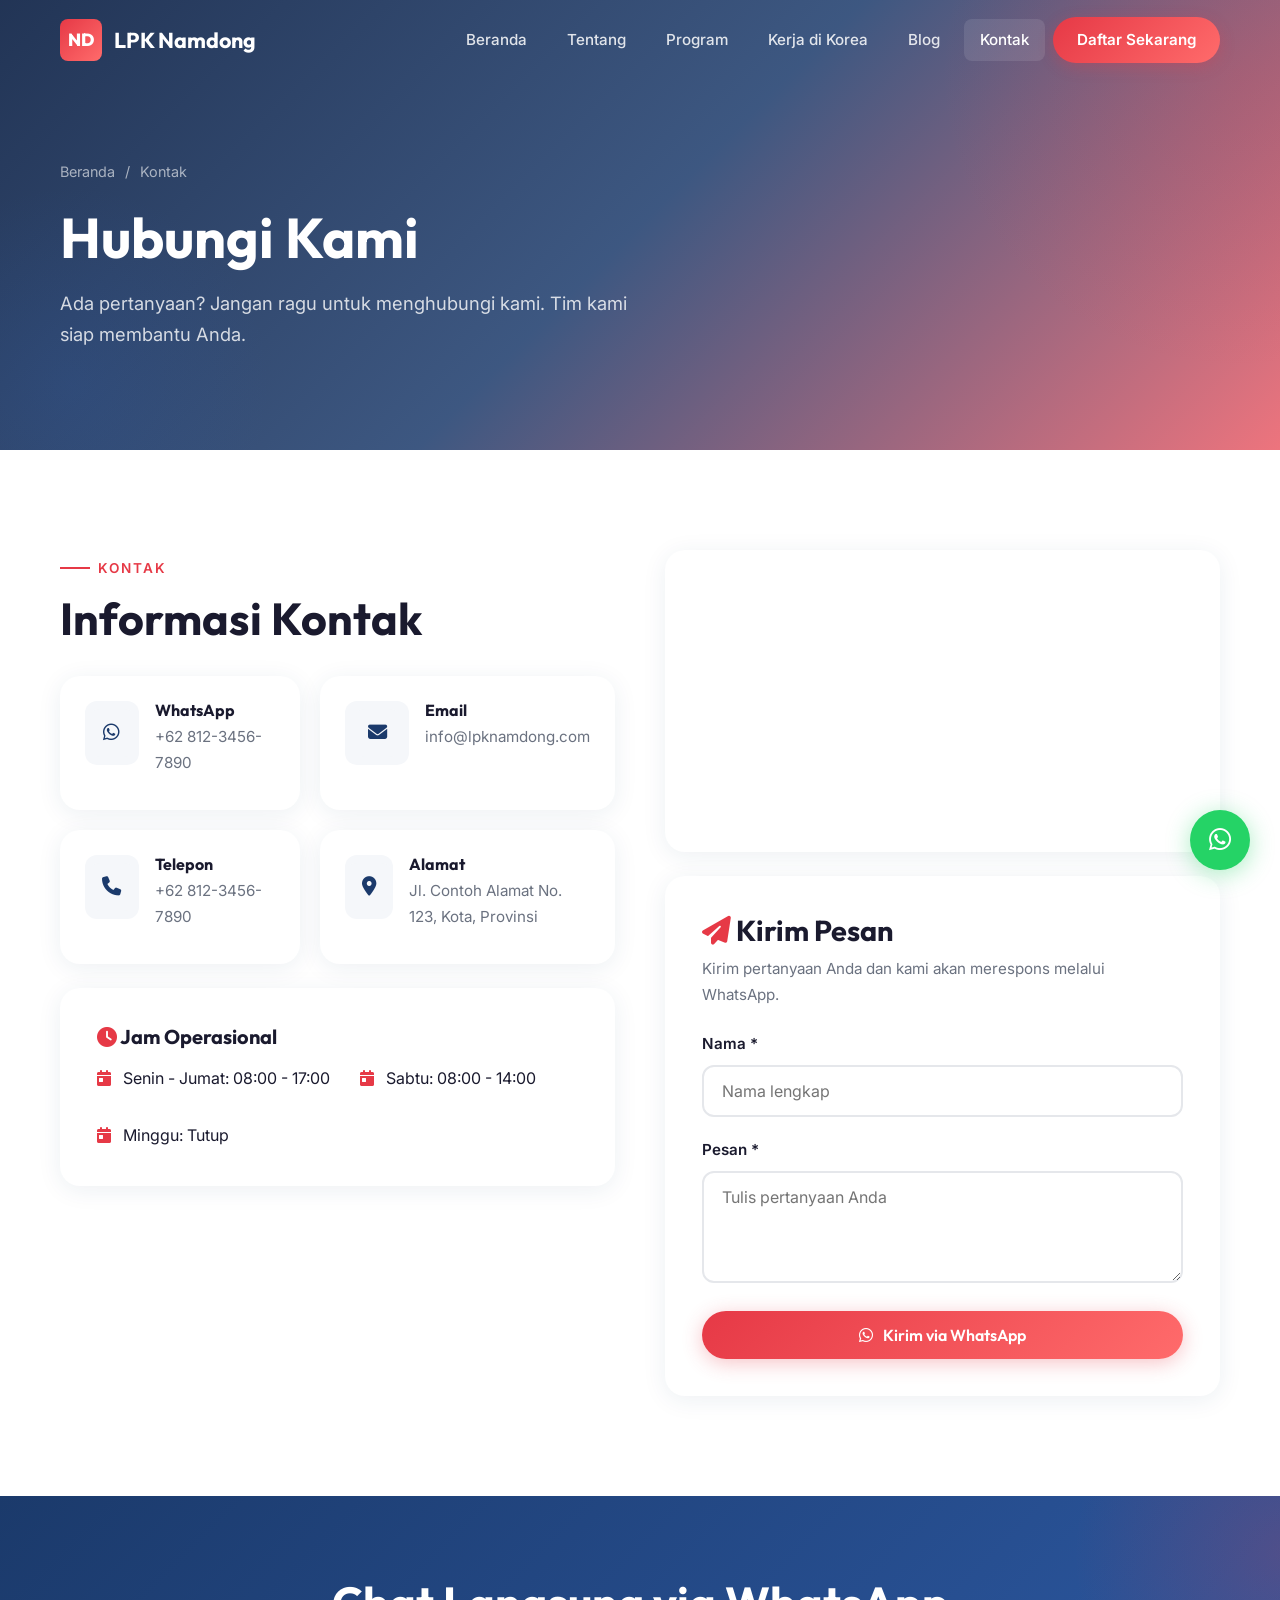
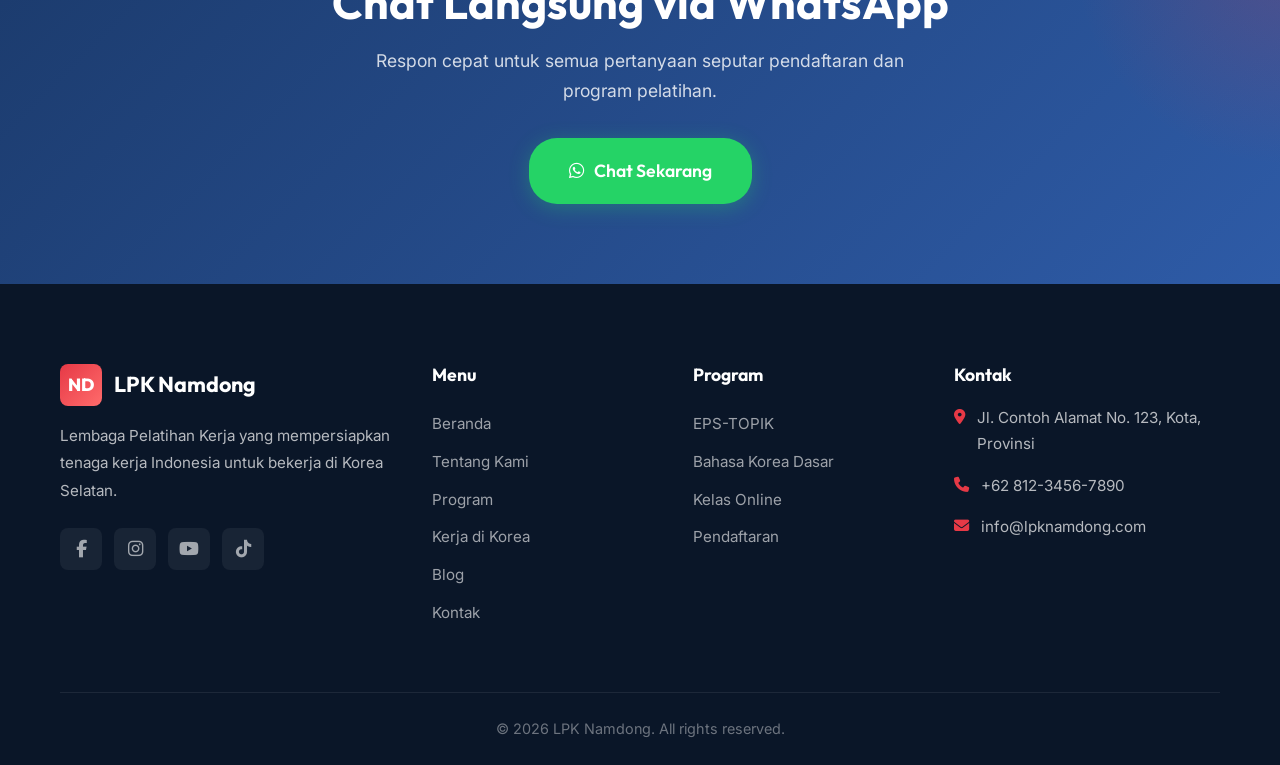
<file: contact.html>
<!DOCTYPE html>
<html lang="id">

<head>
    <meta charset="UTF-8">
    <meta name="viewport" content="width=device-width, initial-scale=1.0">
    <meta name="description"
        content="Hubungi LPK Namdong - Informasi kontak, alamat, dan form pertanyaan untuk pelatihan bahasa Korea dan EPS-TOPIK.">
    <title>Kontak - LPK Namdong</title>
    <link rel="icon" href="logo/logo.png" type="image/png">
    <link rel="stylesheet" href="css/style.css">
    <link rel="stylesheet" href="css/pages.css">
    <link rel="stylesheet" href="https://cdnjs.cloudflare.com/ajax/libs/font-awesome/6.5.1/css/all.min.css">
</head>

<body>
    <!-- Navigation -->
    <nav class="navbar" id="navbar">
        <div class="container">
            <a href="index.html" class="nav-logo">
                <div class="nav-logo-icon">ND</div><span class="nav-logo-text">LPK Namdong</span>
            </a>
            <div class="nav-links" id="navLinks">
                <a href="index.html">Beranda</a>
                <a href="about.html">Tentang</a>
                <a href="programs.html">Program</a>
                <a href="work-in-korea.html">Kerja di Korea</a>
                <a href="blog.html">Blog</a>
                <a href="contact.html" class="active">Kontak</a>
                <a href="registration.html" class="nav-cta">Daftar Sekarang</a>
            </div>
            <div class="nav-toggle" id="navToggle"><span></span><span></span><span></span></div>
        </div>
    </nav>
    <div class="nav-overlay" id="navOverlay"></div>

    <!-- Page Hero -->
    <section class="page-hero">
        <div class="container">
            <div class="breadcrumb"><a href="index.html">Beranda</a> / <span>Kontak</span></div>
            <h1>Hubungi <span>Kami</span></h1>
            <p>Ada pertanyaan? Jangan ragu untuk menghubungi kami. Tim kami siap membantu Anda.</p>
        </div>
    </section>

    <!-- Contact Section -->
    <section>
        <div class="container">
            <div class="contact-layout">
                <!-- Contact Info -->
                <div>
                    <div class="section-header animate-on-scroll" style="text-align:left; margin-bottom:30px;">
                        <div class="section-label">Kontak</div>
                        <h2 class="section-title">Informasi Kontak</h2>
                    </div>
                    <div class="contact-cards">
                        <div class="card contact-info-card animate-on-scroll">
                            <div class="card-icon"><i class="fab fa-whatsapp"></i></div>
                            <div>
                                <h4>WhatsApp</h4>
                                <p style="color:var(--text-light); font-size:.95rem;">+62 812-3456-7890</p>
                            </div>
                        </div>
                        <div class="card contact-info-card animate-on-scroll animate-delay-1">
                            <div class="card-icon"><i class="fas fa-envelope"></i></div>
                            <div>
                                <h4>Email</h4>
                                <p style="color:var(--text-light); font-size:.95rem;">info@lpknamdong.com</p>
                            </div>
                        </div>
                        <div class="card contact-info-card animate-on-scroll animate-delay-2">
                            <div class="card-icon"><i class="fas fa-phone"></i></div>
                            <div>
                                <h4>Telepon</h4>
                                <p style="color:var(--text-light); font-size:.95rem;">+62 812-3456-7890</p>
                            </div>
                        </div>
                        <div class="card contact-info-card animate-on-scroll animate-delay-3">
                            <div class="card-icon"><i class="fas fa-map-marker-alt"></i></div>
                            <div>
                                <h4>Alamat</h4>
                                <p style="color:var(--text-light); font-size:.95rem;">Jl. Contoh Alamat No. 123, Kota,
                                    Provinsi</p>
                            </div>
                        </div>
                    </div>
                    <!-- Office Hours -->
                    <div class="card animate-on-scroll" style="margin-top:24px;">
                        <h4 style="margin-bottom:16px;"><i class="fas fa-clock" style="color:var(--accent);"></i> Jam
                            Operasional</h4>
                        <div class="office-hours">
                            <div class="office-hour-item"><i class="fas fa-calendar-day"></i><span>Senin - Jumat: 08:00
                                    - 17:00</span></div>
                            <div class="office-hour-item"><i class="fas fa-calendar-day"></i><span>Sabtu: 08:00 -
                                    14:00</span></div>
                            <div class="office-hour-item"><i class="fas fa-calendar-day"></i><span>Minggu: Tutup</span>
                            </div>
                        </div>
                    </div>
                </div>

                <!-- Map + Form -->
                <div>
                    <div class="card animate-on-scroll" style="margin-bottom:24px; padding:0; overflow:hidden;">
                        <iframe
                            src="https://www.google.com/maps/embed?pb=!1m18!1m12!1m3!1d253840.65295081!2d106.68943!3d-6.229728!2m3!1f0!2f0!3f0!3m2!1i1024!2i768!4f13.1!3m3!1m2!1s0x2e69f3e945e34b9d%3A0x5371bf0fdad786a2!2sJakarta%2C%20Indonesia!5e0!3m2!1sid!2sid!4v1"
                            width="100%" height="300" style="border:0; display:block;" allowfullscreen=""
                            loading="lazy"></iframe>
                    </div>
                    <div class="card animate-on-scroll animate-delay-1">
                        <h3 style="margin-bottom:8px;"><i class="fas fa-paper-plane" style="color:var(--accent);"></i>
                            Kirim Pesan</h3>
                        <p style="color:var(--text-light); margin-bottom:24px; font-size:.95rem;">Kirim pertanyaan Anda
                            dan kami akan merespons melalui WhatsApp.</p>
                        <form id="contactForm">
                            <div class="form-group">
                                <label class="form-label" for="contactName">Nama *</label>
                                <input type="text" class="form-input" id="contactName" placeholder="Nama lengkap"
                                    required>
                            </div>
                            <div class="form-group">
                                <label class="form-label" for="contactMessage">Pesan *</label>
                                <textarea class="form-input" id="contactMessage" rows="4"
                                    placeholder="Tulis pertanyaan Anda" required></textarea>
                            </div>
                            <button type="submit" class="btn btn-accent" style="width:100%;"><i
                                    class="fab fa-whatsapp"></i> Kirim via WhatsApp</button>
                        </form>
                    </div>
                </div>
            </div>
        </div>
    </section>

    <!-- WhatsApp CTA -->
    <section class="cta-section">
        <div class="container" style="position:relative; z-index:2;">
            <h2>Chat Langsung via WhatsApp</h2>
            <p>Respon cepat untuk semua pertanyaan seputar pendaftaran dan program pelatihan.</p>
            <a href="https://wa.me/6281234567890" target="_blank" class="btn btn-whatsapp btn-lg"><i
                    class="fab fa-whatsapp"></i> Chat Sekarang</a>
        </div>
    </section>

    <!-- Footer -->
    <footer class="footer">
        <div class="container">
            <div class="footer-grid">
                <div class="footer-brand">
                    <a href="index.html" class="nav-logo">
                        <div class="nav-logo-icon">ND</div><span class="nav-logo-text" style="color:var(--white);">LPK
                            Namdong</span>
                    </a>
                    <p>Lembaga Pelatihan Kerja yang mempersiapkan tenaga kerja Indonesia untuk bekerja di Korea Selatan.
                    </p>
                    <div class="footer-social"><a href="#"><i class="fab fa-facebook-f"></i></a><a href="#"><i
                                class="fab fa-instagram"></i></a><a href="#"><i class="fab fa-youtube"></i></a><a
                            href="#"><i class="fab fa-tiktok"></i></a></div>
                </div>
                <div>
                    <h4>Menu</h4>
                    <div class="footer-links"><a href="index.html">Beranda</a><a href="about.html">Tentang Kami</a><a
                            href="programs.html">Program</a><a href="work-in-korea.html">Kerja di Korea</a><a
                            href="blog.html">Blog</a><a href="contact.html">Kontak</a></div>
                </div>
                <div>
                    <h4>Program</h4>
                    <div class="footer-links"><a href="programs.html">EPS-TOPIK</a><a href="programs.html">Bahasa Korea
                            Dasar</a><a href="programs.html">Kelas Online</a><a href="registration.html">Pendaftaran</a>
                    </div>
                </div>
                <div>
                    <h4>Kontak</h4>
                    <div class="footer-contact-item"><i class="fas fa-map-marker-alt"></i><span>Jl. Contoh Alamat No.
                            123, Kota, Provinsi</span></div>
                    <div class="footer-contact-item"><i class="fas fa-phone"></i><span>+62 812-3456-7890</span></div>
                    <div class="footer-contact-item"><i class="fas fa-envelope"></i><span>info@lpknamdong.com</span>
                    </div>
                </div>
            </div>
            <div class="footer-bottom">&copy; 2026 LPK Namdong. All rights reserved.</div>
        </div>
    </footer>
    <a href="https://wa.me/6281234567890" target="_blank" class="wa-float"><i class="fab fa-whatsapp"></i></a>
    <script src="js/main.js"></script>
</body>

</html>
</file>
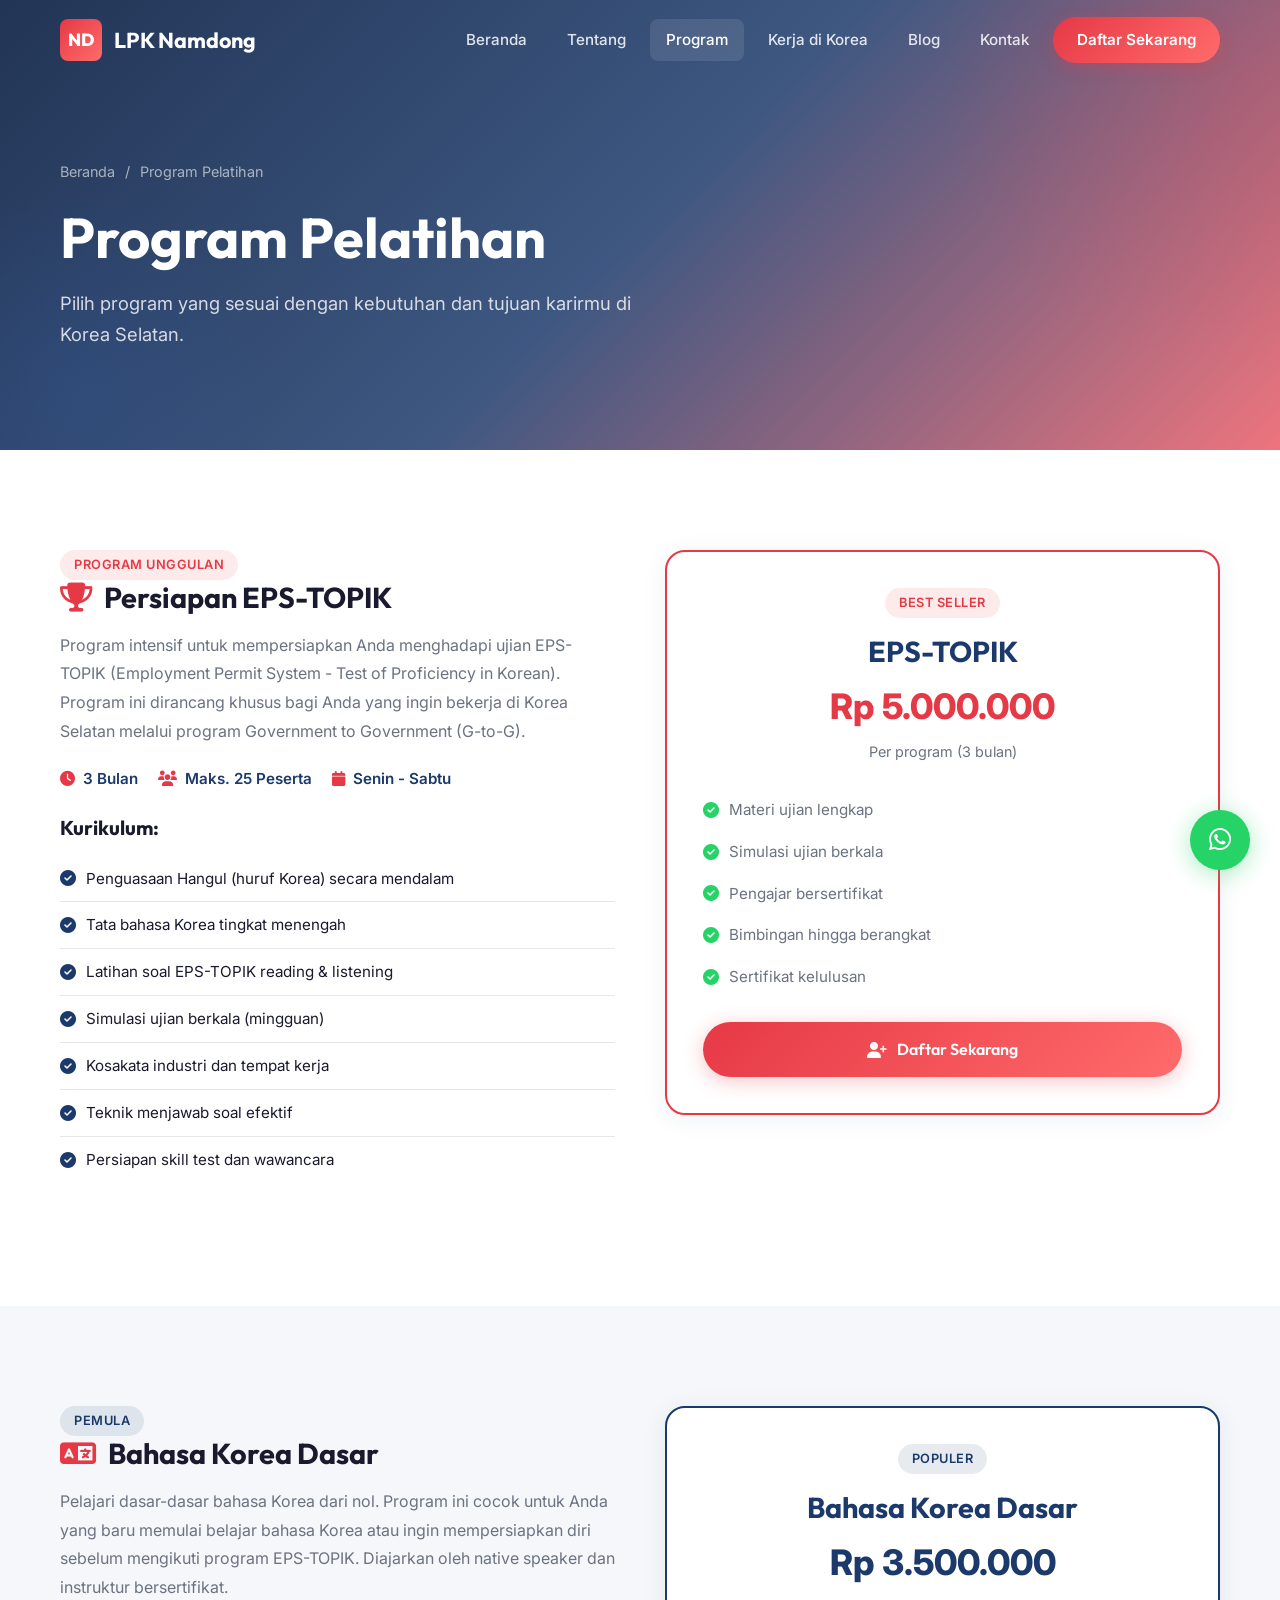
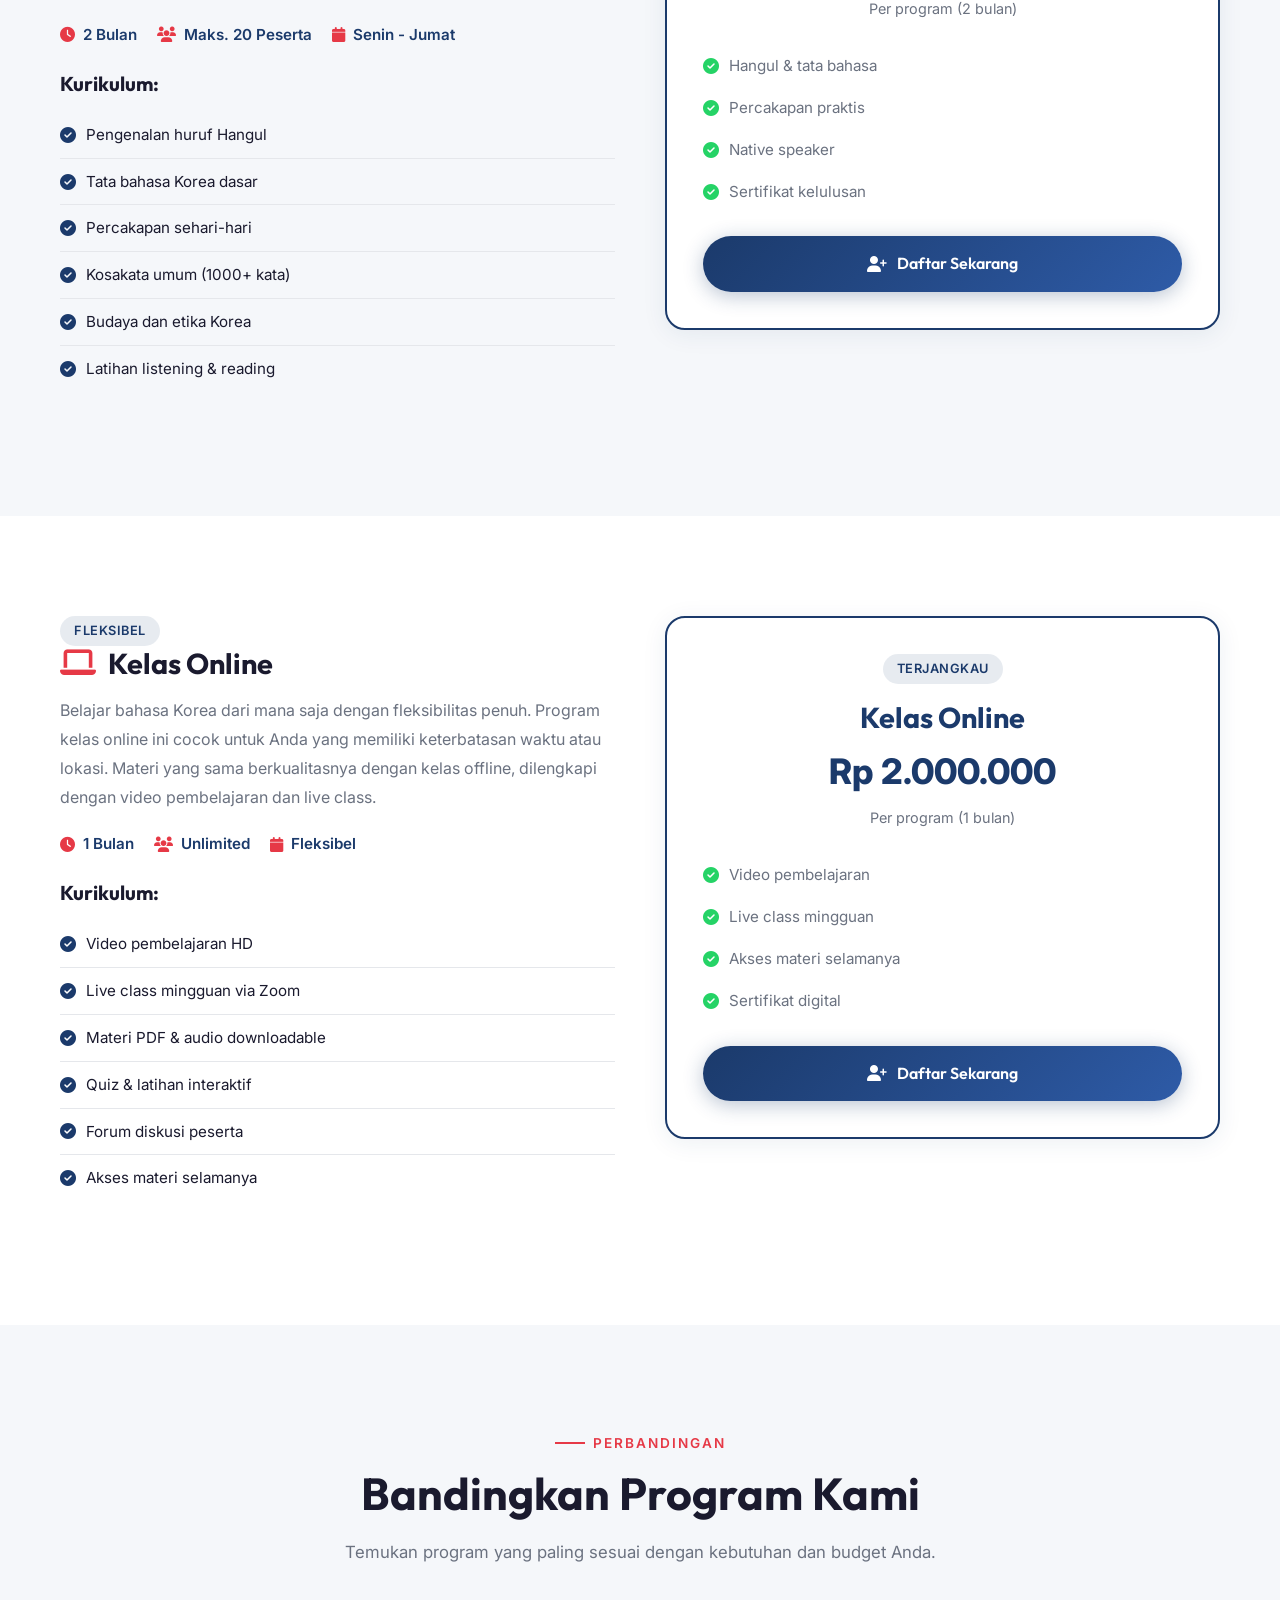
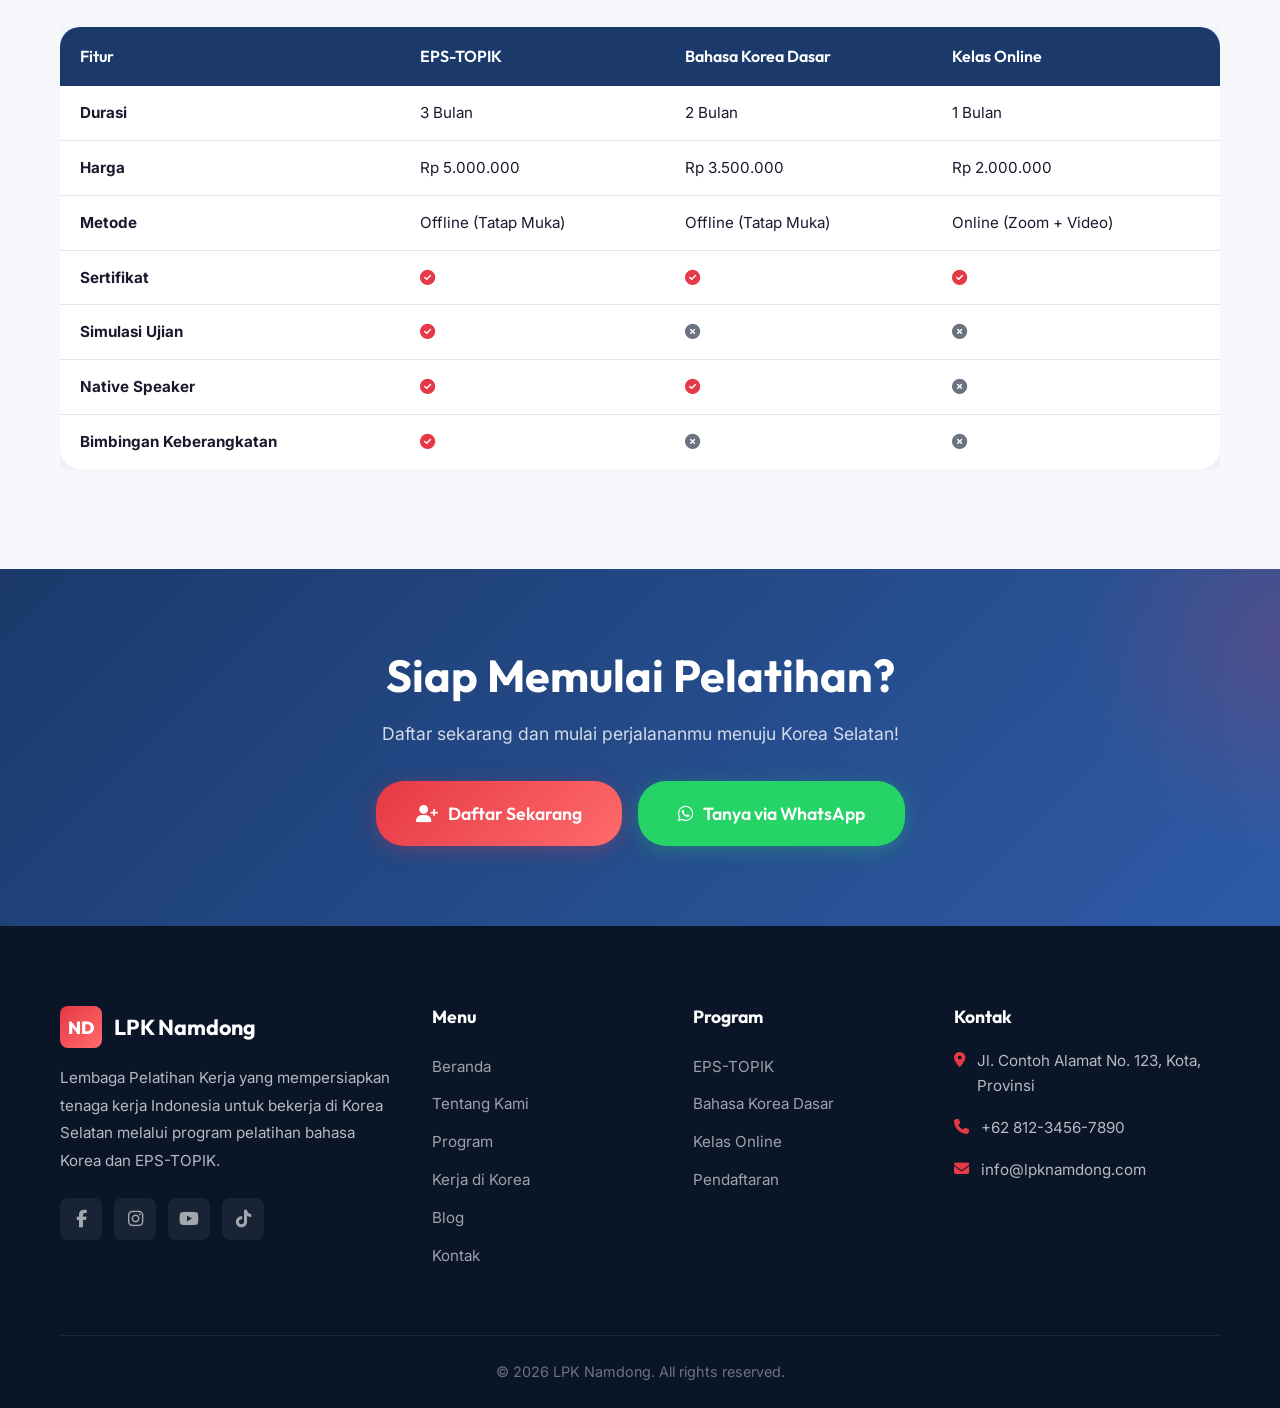
<file: programs.html>
<!DOCTYPE html>
<html lang="id">

<head>
    <meta charset="UTF-8">
    <meta name="viewport" content="width=device-width, initial-scale=1.0">
    <meta name="description"
        content="Program pelatihan bahasa Korea dan EPS-TOPIK di LPK Namdong. Pilih program terbaik untuk karir Anda di Korea Selatan.">
    <title>Program Pelatihan - LPK Namdong</title>
    <link rel="icon" href="logo/logo.png" type="image/png">
    <link rel="stylesheet" href="css/style.css">
    <link rel="stylesheet" href="css/pages.css">
    <link rel="stylesheet" href="https://cdnjs.cloudflare.com/ajax/libs/font-awesome/6.5.1/css/all.min.css">
</head>

<body>
    <!-- Navigation -->
    <nav class="navbar" id="navbar">
        <div class="container">
            <a href="index.html" class="nav-logo">
                <div class="nav-logo-icon">ND</div>
                <span class="nav-logo-text">LPK Namdong</span>
            </a>
            <div class="nav-links" id="navLinks">
                <a href="index.html">Beranda</a>
                <a href="about.html">Tentang</a>
                <a href="programs.html" class="active">Program</a>
                <a href="work-in-korea.html">Kerja di Korea</a>
                <a href="blog.html">Blog</a>
                <a href="contact.html">Kontak</a>
                <a href="registration.html" class="nav-cta">Daftar Sekarang</a>
            </div>
            <div class="nav-toggle" id="navToggle">
                <span></span><span></span><span></span>
            </div>
        </div>
    </nav>
    <div class="nav-overlay" id="navOverlay"></div>

    <!-- Page Hero -->
    <section class="page-hero">
        <div class="container">
            <div class="breadcrumb"><a href="index.html">Beranda</a> / <span>Program Pelatihan</span></div>
            <h1>Program <span>Pelatihan</span></h1>
            <p>Pilih program yang sesuai dengan kebutuhan dan tujuan karirmu di Korea Selatan.</p>
        </div>
    </section>

    <!-- Program 1: EPS-TOPIK -->
    <section id="eps-topik">
        <div class="container">
            <div class="program-detail">
                <div class="program-info animate-on-scroll">
                    <div class="badge badge-accent">Program Unggulan</div>
                    <h3><i class="fas fa-trophy"></i> Persiapan EPS-TOPIK</h3>
                    <p>Program intensif untuk mempersiapkan Anda menghadapi ujian EPS-TOPIK (Employment Permit System -
                        Test of Proficiency in Korean). Program ini dirancang khusus bagi Anda yang ingin bekerja di
                        Korea Selatan melalui program Government to Government (G-to-G).</p>
                    <div class="program-meta">
                        <div class="program-meta-item"><i class="fas fa-clock"></i> 3 Bulan</div>
                        <div class="program-meta-item"><i class="fas fa-users"></i> Maks. 25 Peserta</div>
                        <div class="program-meta-item"><i class="fas fa-calendar"></i> Senin - Sabtu</div>
                    </div>
                    <div class="curriculum-list">
                        <h4 style="margin-bottom:12px;">Kurikulum:</h4>
                        <ul class="program-features">
                            <li><i class="fas fa-check-circle"></i> Penguasaan Hangul (huruf Korea) secara mendalam</li>
                            <li><i class="fas fa-check-circle"></i> Tata bahasa Korea tingkat menengah</li>
                            <li><i class="fas fa-check-circle"></i> Latihan soal EPS-TOPIK reading & listening</li>
                            <li><i class="fas fa-check-circle"></i> Simulasi ujian berkala (mingguan)</li>
                            <li><i class="fas fa-check-circle"></i> Kosakata industri dan tempat kerja</li>
                            <li><i class="fas fa-check-circle"></i> Teknik menjawab soal efektif</li>
                            <li><i class="fas fa-check-circle"></i> Persiapan skill test dan wawancara</li>
                        </ul>
                    </div>
                </div>
                <div class="program-pricing animate-on-scroll animate-delay-1">
                    <div class="card" style="text-align:center; border:2px solid var(--accent);">
                        <div class="badge badge-accent" style="margin-bottom:16px;">Best Seller</div>
                        <h3 style="color:var(--primary); margin-bottom:8px;">EPS-TOPIK</h3>
                        <div style="font-size:2.2rem; font-weight:800; color:var(--accent); margin-bottom:4px;">Rp
                            5.000.000</div>
                        <p style="color:var(--text-light); font-size:.9rem; margin-bottom:24px;">Per program (3 bulan)
                        </p>
                        <ul class="program-features" style="text-align:left; margin-bottom:24px;">
                            <li><i class="fas fa-check-circle"></i> Materi ujian lengkap</li>
                            <li><i class="fas fa-check-circle"></i> Simulasi ujian berkala</li>
                            <li><i class="fas fa-check-circle"></i> Pengajar bersertifikat</li>
                            <li><i class="fas fa-check-circle"></i> Bimbingan hingga berangkat</li>
                            <li><i class="fas fa-check-circle"></i> Sertifikat kelulusan</li>
                        </ul>
                        <a href="registration.html" class="btn btn-accent" style="width:100%;"><i
                                class="fas fa-user-plus"></i> Daftar Sekarang</a>
                    </div>
                </div>
            </div>
        </div>
    </section>

    <!-- Program 2: Bahasa Korea Dasar -->
    <section class="bg-light" id="basic-korean">
        <div class="container">
            <div class="program-detail">
                <div class="program-info animate-on-scroll">
                    <div class="badge badge-primary">Pemula</div>
                    <h3><i class="fas fa-language"></i> Bahasa Korea Dasar</h3>
                    <p>Pelajari dasar-dasar bahasa Korea dari nol. Program ini cocok untuk Anda yang baru memulai
                        belajar bahasa Korea atau ingin mempersiapkan diri sebelum mengikuti program EPS-TOPIK.
                        Diajarkan oleh native speaker dan instruktur bersertifikat.</p>
                    <div class="program-meta">
                        <div class="program-meta-item"><i class="fas fa-clock"></i> 2 Bulan</div>
                        <div class="program-meta-item"><i class="fas fa-users"></i> Maks. 20 Peserta</div>
                        <div class="program-meta-item"><i class="fas fa-calendar"></i> Senin - Jumat</div>
                    </div>
                    <div class="curriculum-list">
                        <h4 style="margin-bottom:12px;">Kurikulum:</h4>
                        <ul class="program-features">
                            <li><i class="fas fa-check-circle"></i> Pengenalan huruf Hangul</li>
                            <li><i class="fas fa-check-circle"></i> Tata bahasa Korea dasar</li>
                            <li><i class="fas fa-check-circle"></i> Percakapan sehari-hari</li>
                            <li><i class="fas fa-check-circle"></i> Kosakata umum (1000+ kata)</li>
                            <li><i class="fas fa-check-circle"></i> Budaya dan etika Korea</li>
                            <li><i class="fas fa-check-circle"></i> Latihan listening & reading</li>
                        </ul>
                    </div>
                </div>
                <div class="program-pricing animate-on-scroll animate-delay-1">
                    <div class="card" style="text-align:center; border:2px solid var(--primary);">
                        <div class="badge badge-primary" style="margin-bottom:16px;">Populer</div>
                        <h3 style="color:var(--primary); margin-bottom:8px;">Bahasa Korea Dasar</h3>
                        <div style="font-size:2.2rem; font-weight:800; color:var(--primary); margin-bottom:4px;">Rp
                            3.500.000</div>
                        <p style="color:var(--text-light); font-size:.9rem; margin-bottom:24px;">Per program (2 bulan)
                        </p>
                        <ul class="program-features" style="text-align:left; margin-bottom:24px;">
                            <li><i class="fas fa-check-circle"></i> Hangul & tata bahasa</li>
                            <li><i class="fas fa-check-circle"></i> Percakapan praktis</li>
                            <li><i class="fas fa-check-circle"></i> Native speaker</li>
                            <li><i class="fas fa-check-circle"></i> Sertifikat kelulusan</li>
                        </ul>
                        <a href="registration.html" class="btn btn-primary" style="width:100%;"><i
                                class="fas fa-user-plus"></i> Daftar Sekarang</a>
                    </div>
                </div>
            </div>
        </div>
    </section>

    <!-- Program 3: Kelas Online -->
    <section id="online-class">
        <div class="container">
            <div class="program-detail">
                <div class="program-info animate-on-scroll">
                    <div class="badge badge-primary">Fleksibel</div>
                    <h3><i class="fas fa-laptop"></i> Kelas Online</h3>
                    <p>Belajar bahasa Korea dari mana saja dengan fleksibilitas penuh. Program kelas online ini cocok
                        untuk Anda yang memiliki keterbatasan waktu atau lokasi. Materi yang sama berkualitasnya dengan
                        kelas offline, dilengkapi dengan video pembelajaran dan live class.</p>
                    <div class="program-meta">
                        <div class="program-meta-item"><i class="fas fa-clock"></i> 1 Bulan</div>
                        <div class="program-meta-item"><i class="fas fa-users"></i> Unlimited</div>
                        <div class="program-meta-item"><i class="fas fa-calendar"></i> Fleksibel</div>
                    </div>
                    <div class="curriculum-list">
                        <h4 style="margin-bottom:12px;">Kurikulum:</h4>
                        <ul class="program-features">
                            <li><i class="fas fa-check-circle"></i> Video pembelajaran HD</li>
                            <li><i class="fas fa-check-circle"></i> Live class mingguan via Zoom</li>
                            <li><i class="fas fa-check-circle"></i> Materi PDF & audio downloadable</li>
                            <li><i class="fas fa-check-circle"></i> Quiz & latihan interaktif</li>
                            <li><i class="fas fa-check-circle"></i> Forum diskusi peserta</li>
                            <li><i class="fas fa-check-circle"></i> Akses materi selamanya</li>
                        </ul>
                    </div>
                </div>
                <div class="program-pricing animate-on-scroll animate-delay-1">
                    <div class="card" style="text-align:center; border:2px solid var(--primary);">
                        <div class="badge badge-primary" style="margin-bottom:16px;">Terjangkau</div>
                        <h3 style="color:var(--primary); margin-bottom:8px;">Kelas Online</h3>
                        <div style="font-size:2.2rem; font-weight:800; color:var(--primary); margin-bottom:4px;">Rp
                            2.000.000</div>
                        <p style="color:var(--text-light); font-size:.9rem; margin-bottom:24px;">Per program (1 bulan)
                        </p>
                        <ul class="program-features" style="text-align:left; margin-bottom:24px;">
                            <li><i class="fas fa-check-circle"></i> Video pembelajaran</li>
                            <li><i class="fas fa-check-circle"></i> Live class mingguan</li>
                            <li><i class="fas fa-check-circle"></i> Akses materi selamanya</li>
                            <li><i class="fas fa-check-circle"></i> Sertifikat digital</li>
                        </ul>
                        <a href="registration.html" class="btn btn-primary" style="width:100%;"><i
                                class="fas fa-user-plus"></i> Daftar Sekarang</a>
                    </div>
                </div>
            </div>
        </div>
    </section>

    <!-- Comparison Table -->
    <section class="bg-light">
        <div class="container">
            <div class="section-header animate-on-scroll">
                <div class="section-label">Perbandingan</div>
                <h2 class="section-title">Bandingkan Program Kami</h2>
                <p class="section-subtitle">Temukan program yang paling sesuai dengan kebutuhan dan budget Anda.</p>
            </div>
            <div style="overflow-x:auto;">
                <table class="comparison-table animate-on-scroll">
                    <thead>
                        <tr>
                            <th>Fitur</th>
                            <th>EPS-TOPIK</th>
                            <th>Bahasa Korea Dasar</th>
                            <th>Kelas Online</th>
                        </tr>
                    </thead>
                    <tbody>
                        <tr>
                            <td><strong>Durasi</strong></td>
                            <td>3 Bulan</td>
                            <td>2 Bulan</td>
                            <td>1 Bulan</td>
                        </tr>
                        <tr>
                            <td><strong>Harga</strong></td>
                            <td>Rp 5.000.000</td>
                            <td>Rp 3.500.000</td>
                            <td>Rp 2.000.000</td>
                        </tr>
                        <tr>
                            <td><strong>Metode</strong></td>
                            <td>Offline (Tatap Muka)</td>
                            <td>Offline (Tatap Muka)</td>
                            <td>Online (Zoom + Video)</td>
                        </tr>
                        <tr>
                            <td><strong>Sertifikat</strong></td>
                            <td><i class="fas fa-check-circle" style="color:var(--accent);"></i></td>
                            <td><i class="fas fa-check-circle" style="color:var(--accent);"></i></td>
                            <td><i class="fas fa-check-circle" style="color:var(--accent);"></i></td>
                        </tr>
                        <tr>
                            <td><strong>Simulasi Ujian</strong></td>
                            <td><i class="fas fa-check-circle" style="color:var(--accent);"></i></td>
                            <td><i class="fas fa-times-circle" style="color:var(--text-light);"></i></td>
                            <td><i class="fas fa-times-circle" style="color:var(--text-light);"></i></td>
                        </tr>
                        <tr>
                            <td><strong>Native Speaker</strong></td>
                            <td><i class="fas fa-check-circle" style="color:var(--accent);"></i></td>
                            <td><i class="fas fa-check-circle" style="color:var(--accent);"></i></td>
                            <td><i class="fas fa-times-circle" style="color:var(--text-light);"></i></td>
                        </tr>
                        <tr>
                            <td><strong>Bimbingan Keberangkatan</strong></td>
                            <td><i class="fas fa-check-circle" style="color:var(--accent);"></i></td>
                            <td><i class="fas fa-times-circle" style="color:var(--text-light);"></i></td>
                            <td><i class="fas fa-times-circle" style="color:var(--text-light);"></i></td>
                        </tr>
                    </tbody>
                </table>
            </div>
        </div>
    </section>

    <!-- CTA Section -->
    <section class="cta-section">
        <div class="container" style="position:relative; z-index:2;">
            <h2>Siap Memulai Pelatihan?</h2>
            <p>Daftar sekarang dan mulai perjalananmu menuju Korea Selatan!</p>
            <div class="btn-group" style="justify-content:center;">
                <a href="registration.html" class="btn btn-accent btn-lg"><i class="fas fa-user-plus"></i> Daftar
                    Sekarang</a>
                <a href="https://wa.me/6281234567890" target="_blank" class="btn btn-whatsapp btn-lg"><i
                        class="fab fa-whatsapp"></i> Tanya via WhatsApp</a>
            </div>
        </div>
    </section>

    <!-- Footer -->
    <footer class="footer">
        <div class="container">
            <div class="footer-grid">
                <div class="footer-brand">
                    <a href="index.html" class="nav-logo">
                        <div class="nav-logo-icon">ND</div>
                        <span class="nav-logo-text" style="color:var(--white);">LPK Namdong</span>
                    </a>
                    <p>Lembaga Pelatihan Kerja yang mempersiapkan tenaga kerja Indonesia untuk bekerja di Korea Selatan
                        melalui program pelatihan bahasa Korea dan EPS-TOPIK.</p>
                    <div class="footer-social">
                        <a href="#"><i class="fab fa-facebook-f"></i></a>
                        <a href="#"><i class="fab fa-instagram"></i></a>
                        <a href="#"><i class="fab fa-youtube"></i></a>
                        <a href="#"><i class="fab fa-tiktok"></i></a>
                    </div>
                </div>
                <div>
                    <h4>Menu</h4>
                    <div class="footer-links">
                        <a href="index.html">Beranda</a>
                        <a href="about.html">Tentang Kami</a>
                        <a href="programs.html">Program</a>
                        <a href="work-in-korea.html">Kerja di Korea</a>
                        <a href="blog.html">Blog</a>
                        <a href="contact.html">Kontak</a>
                    </div>
                </div>
                <div>
                    <h4>Program</h4>
                    <div class="footer-links">
                        <a href="programs.html">EPS-TOPIK</a>
                        <a href="programs.html">Bahasa Korea Dasar</a>
                        <a href="programs.html">Kelas Online</a>
                        <a href="registration.html">Pendaftaran</a>
                    </div>
                </div>
                <div>
                    <h4>Kontak</h4>
                    <div class="footer-contact-item"><i class="fas fa-map-marker-alt"></i><span>Jl. Contoh Alamat No.
                            123, Kota, Provinsi</span></div>
                    <div class="footer-contact-item"><i class="fas fa-phone"></i><span>+62 812-3456-7890</span></div>
                    <div class="footer-contact-item"><i class="fas fa-envelope"></i><span>info@lpknamdong.com</span>
                    </div>
                </div>
            </div>
            <div class="footer-bottom">&copy; 2026 LPK Namdong. All rights reserved.</div>
        </div>
    </footer>

    <!-- WhatsApp Float -->
    <a href="https://wa.me/6281234567890" target="_blank" class="wa-float"><i class="fab fa-whatsapp"></i></a>
    <script src="js/main.js"></script>
</body>

</html>
</file>
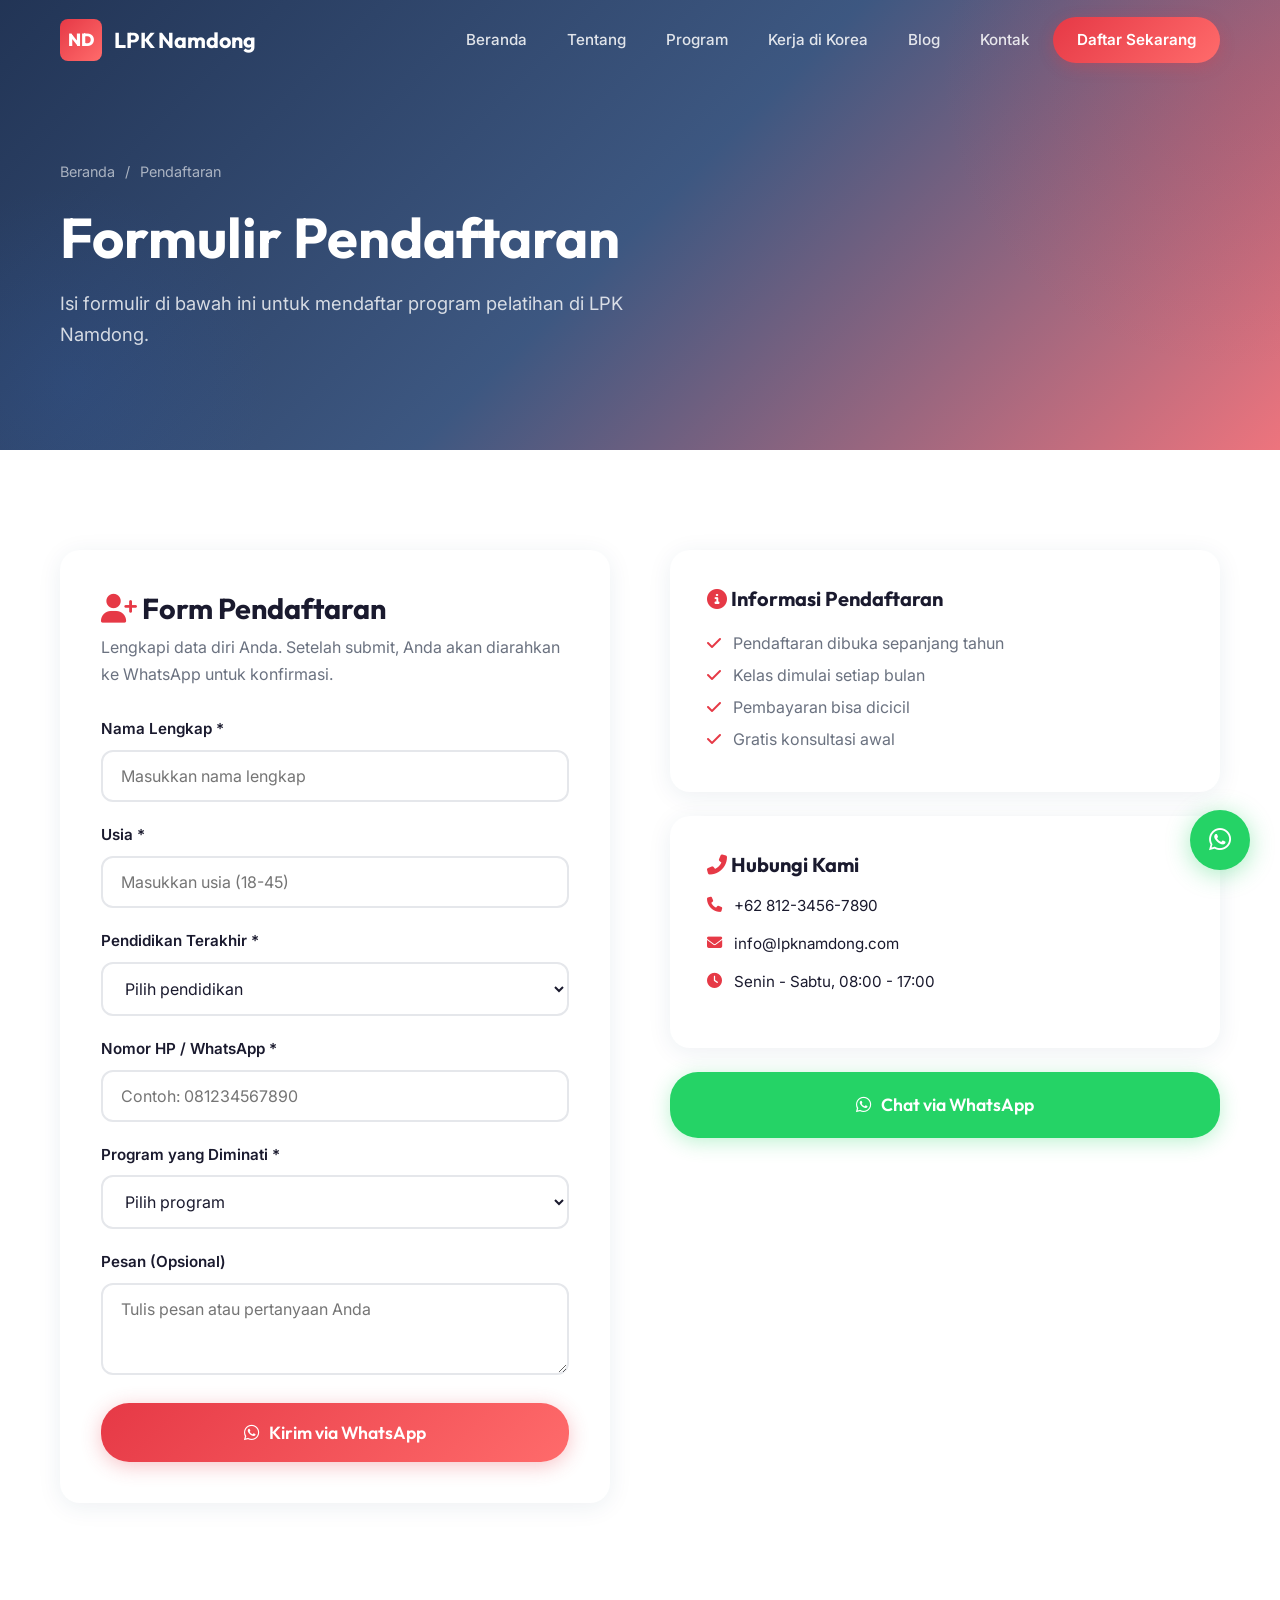
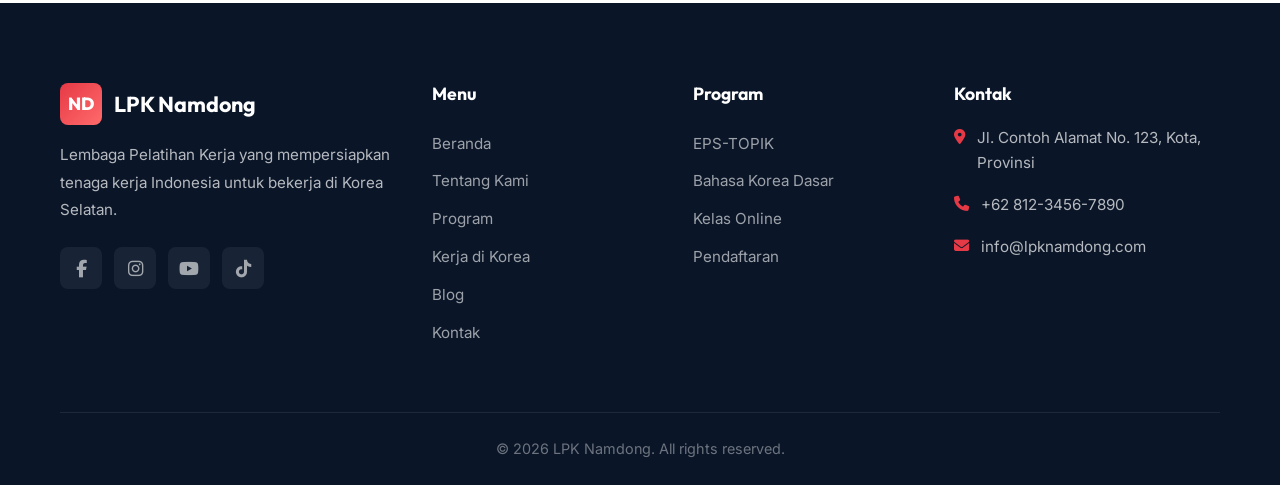
<file: registration.html>
<!DOCTYPE html>
<html lang="id">

<head>
    <meta charset="UTF-8">
    <meta name="viewport" content="width=device-width, initial-scale=1.0">
    <meta name="description"
        content="Formulir pendaftaran program pelatihan bahasa Korea di LPK Namdong. Daftar sekarang untuk memulai karir di Korea Selatan.">
    <title>Pendaftaran - LPK Namdong</title>
    <link rel="icon" href="logo/logo.png" type="image/png">
    <link rel="stylesheet" href="css/style.css">
    <link rel="stylesheet" href="css/pages.css">
    <link rel="stylesheet" href="https://cdnjs.cloudflare.com/ajax/libs/font-awesome/6.5.1/css/all.min.css">
</head>

<body>
    <!-- Navigation -->
    <nav class="navbar" id="navbar">
        <div class="container">
            <a href="index.html" class="nav-logo">
                <div class="nav-logo-icon">ND</div><span class="nav-logo-text">LPK Namdong</span>
            </a>
            <div class="nav-links" id="navLinks">
                <a href="index.html">Beranda</a>
                <a href="about.html">Tentang</a>
                <a href="programs.html">Program</a>
                <a href="work-in-korea.html">Kerja di Korea</a>
                <a href="blog.html">Blog</a>
                <a href="contact.html">Kontak</a>
                <a href="registration.html" class="nav-cta active">Daftar Sekarang</a>
            </div>
            <div class="nav-toggle" id="navToggle"><span></span><span></span><span></span></div>
        </div>
    </nav>
    <div class="nav-overlay" id="navOverlay"></div>

    <!-- Page Hero -->
    <section class="page-hero">
        <div class="container">
            <div class="breadcrumb"><a href="index.html">Beranda</a> / <span>Pendaftaran</span></div>
            <h1>Formulir <span>Pendaftaran</span></h1>
            <p>Isi formulir di bawah ini untuk mendaftar program pelatihan di LPK Namdong.</p>
        </div>
    </section>

    <!-- Registration Section -->
    <section>
        <div class="container">
            <div class="why-grid" style="align-items:flex-start;">
                <!-- Form -->
                <div class="animate-on-scroll" style="flex:1.2;">
                    <div class="card" style="padding:40px;">
                        <h3 style="margin-bottom:8px;"><i class="fas fa-user-plus" style="color:var(--accent);"></i>
                            Form Pendaftaran</h3>
                        <p style="color:var(--text-light); margin-bottom:28px;">Lengkapi data diri Anda. Setelah submit,
                            Anda akan diarahkan ke WhatsApp untuk konfirmasi.</p>
                        <form id="registrationForm">
                            <div class="form-group">
                                <label class="form-label" for="regName">Nama Lengkap *</label>
                                <input type="text" class="form-input" id="regName" placeholder="Masukkan nama lengkap">
                                <div class="form-error">Nama lengkap wajib diisi</div>
                            </div>
                            <div class="form-group">
                                <label class="form-label" for="regAge">Usia *</label>
                                <input type="number" class="form-input" id="regAge" placeholder="Masukkan usia (18-45)"
                                    min="18" max="45">
                                <div class="form-error">Usia harus antara 18-45 tahun</div>
                            </div>
                            <div class="form-group">
                                <label class="form-label" for="regEducation">Pendidikan Terakhir *</label>
                                <select class="form-select" id="regEducation">
                                    <option value="">Pilih pendidikan</option>
                                    <option value="SMP">SMP / Sederajat</option>
                                    <option value="SMA/SMK">SMA / SMK / Sederajat</option>
                                    <option value="D3">Diploma (D3)</option>
                                    <option value="S1">Sarjana (S1)</option>
                                    <option value="S2">Magister (S2)</option>
                                </select>
                                <div class="form-error">Pilih pendidikan terakhir</div>
                            </div>
                            <div class="form-group">
                                <label class="form-label" for="regPhone">Nomor HP / WhatsApp *</label>
                                <input type="tel" class="form-input" id="regPhone" placeholder="Contoh: 081234567890">
                                <div class="form-error">Nomor HP minimal 10 digit</div>
                            </div>
                            <div class="form-group">
                                <label class="form-label" for="regProgram">Program yang Diminati *</label>
                                <select class="form-select" id="regProgram">
                                    <option value="">Pilih program</option>
                                    <option value="EPS-TOPIK">Persiapan EPS-TOPIK (3 Bulan)</option>
                                    <option value="Bahasa Korea Dasar">Bahasa Korea Dasar (2 Bulan)</option>
                                    <option value="Kelas Online">Kelas Online (1 Bulan)</option>
                                </select>
                                <div class="form-error">Pilih program yang diminati</div>
                            </div>
                            <div class="form-group">
                                <label class="form-label" for="regMessage">Pesan (Opsional)</label>
                                <textarea class="form-input" id="regMessage" rows="3"
                                    placeholder="Tulis pesan atau pertanyaan Anda"></textarea>
                            </div>
                            <button type="submit" class="btn btn-accent btn-lg" style="width:100%;"><i
                                    class="fab fa-whatsapp"></i> Kirim via WhatsApp</button>
                        </form>
                    </div>
                </div>

                <!-- Sidebar -->
                <div class="animate-on-scroll animate-delay-1" style="flex:0.8;">
                    <div class="card" style="margin-bottom:24px;">
                        <h4 style="margin-bottom:16px;"><i class="fas fa-info-circle" style="color:var(--accent);"></i>
                            Informasi Pendaftaran</h4>
                        <ul style="list-style:none; padding:0; color:var(--text-light); line-height:2;">
                            <li><i class="fas fa-check" style="color:var(--accent); margin-right:8px;"></i> Pendaftaran
                                dibuka sepanjang tahun</li>
                            <li><i class="fas fa-check" style="color:var(--accent); margin-right:8px;"></i> Kelas
                                dimulai setiap bulan</li>
                            <li><i class="fas fa-check" style="color:var(--accent); margin-right:8px;"></i> Pembayaran
                                bisa dicicil</li>
                            <li><i class="fas fa-check" style="color:var(--accent); margin-right:8px;"></i> Gratis
                                konsultasi awal</li>
                        </ul>
                    </div>
                    <div class="card" style="margin-bottom:24px;">
                        <h4 style="margin-bottom:16px;"><i class="fas fa-phone-alt" style="color:var(--accent);"></i>
                            Hubungi Kami</h4>
                        <div class="footer-contact-item" style="margin-bottom:12px;"><i class="fas fa-phone"
                                style="color:var(--accent);"></i><span>+62 812-3456-7890</span></div>
                        <div class="footer-contact-item" style="margin-bottom:12px;"><i class="fas fa-envelope"
                                style="color:var(--accent);"></i><span>info@lpknamdong.com</span></div>
                        <div class="footer-contact-item"><i class="fas fa-clock"
                                style="color:var(--accent);"></i><span>Senin - Sabtu, 08:00 - 17:00</span></div>
                    </div>
                    <a href="https://wa.me/6281234567890" target="_blank" class="btn btn-whatsapp btn-lg"
                        style="width:100%;"><i class="fab fa-whatsapp"></i> Chat via WhatsApp</a>
                </div>
            </div>
        </div>
    </section>

    <!-- Footer -->
    <footer class="footer">
        <div class="container">
            <div class="footer-grid">
                <div class="footer-brand">
                    <a href="index.html" class="nav-logo">
                        <div class="nav-logo-icon">ND</div><span class="nav-logo-text" style="color:var(--white);">LPK
                            Namdong</span>
                    </a>
                    <p>Lembaga Pelatihan Kerja yang mempersiapkan tenaga kerja Indonesia untuk bekerja di Korea Selatan.
                    </p>
                    <div class="footer-social"><a href="#"><i class="fab fa-facebook-f"></i></a><a href="#"><i
                                class="fab fa-instagram"></i></a><a href="#"><i class="fab fa-youtube"></i></a><a
                            href="#"><i class="fab fa-tiktok"></i></a></div>
                </div>
                <div>
                    <h4>Menu</h4>
                    <div class="footer-links"><a href="index.html">Beranda</a><a href="about.html">Tentang Kami</a><a
                            href="programs.html">Program</a><a href="work-in-korea.html">Kerja di Korea</a><a
                            href="blog.html">Blog</a><a href="contact.html">Kontak</a></div>
                </div>
                <div>
                    <h4>Program</h4>
                    <div class="footer-links"><a href="programs.html">EPS-TOPIK</a><a href="programs.html">Bahasa Korea
                            Dasar</a><a href="programs.html">Kelas Online</a><a href="registration.html">Pendaftaran</a>
                    </div>
                </div>
                <div>
                    <h4>Kontak</h4>
                    <div class="footer-contact-item"><i class="fas fa-map-marker-alt"></i><span>Jl. Contoh Alamat No.
                            123, Kota, Provinsi</span></div>
                    <div class="footer-contact-item"><i class="fas fa-phone"></i><span>+62 812-3456-7890</span></div>
                    <div class="footer-contact-item"><i class="fas fa-envelope"></i><span>info@lpknamdong.com</span>
                    </div>
                </div>
            </div>
            <div class="footer-bottom">&copy; 2026 LPK Namdong. All rights reserved.</div>
        </div>
    </footer>
    <a href="https://wa.me/6281234567890" target="_blank" class="wa-float"><i class="fab fa-whatsapp"></i></a>
    <script src="js/main.js"></script>
</body>

</html>
</file>
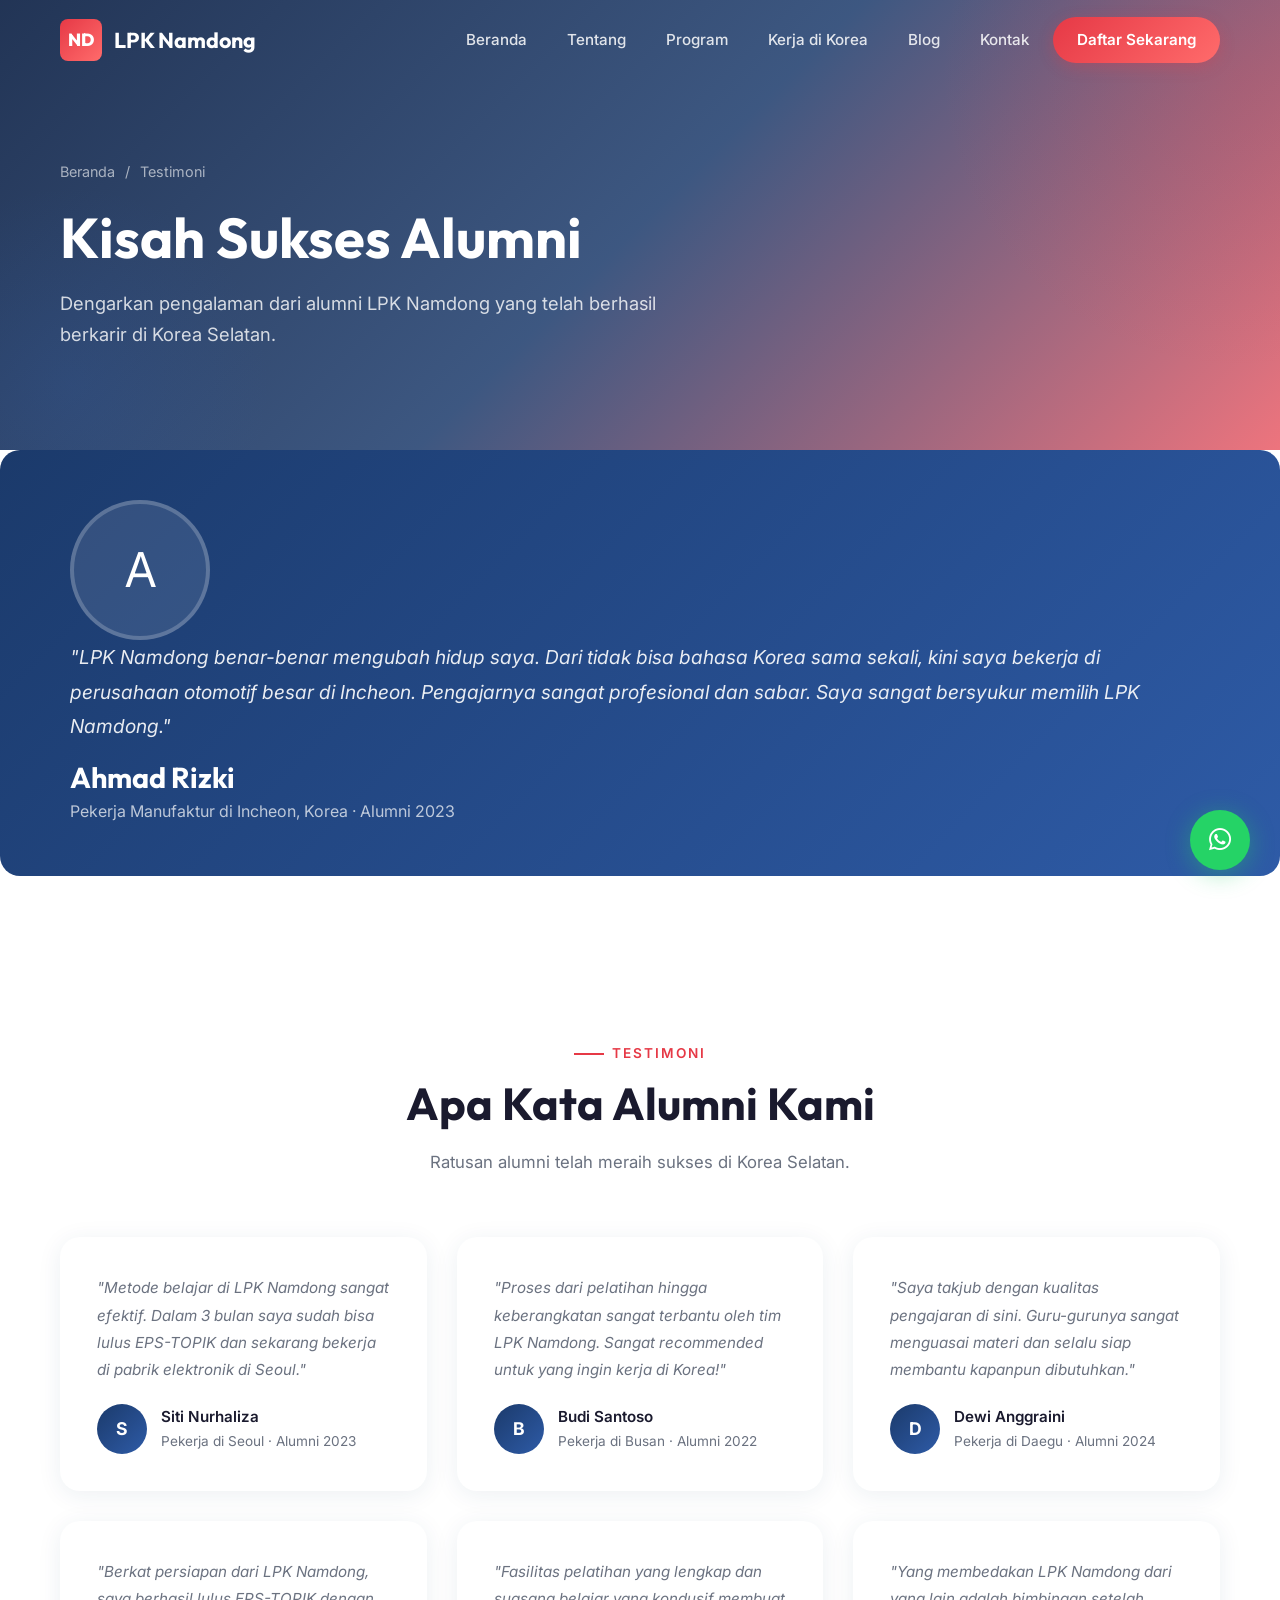
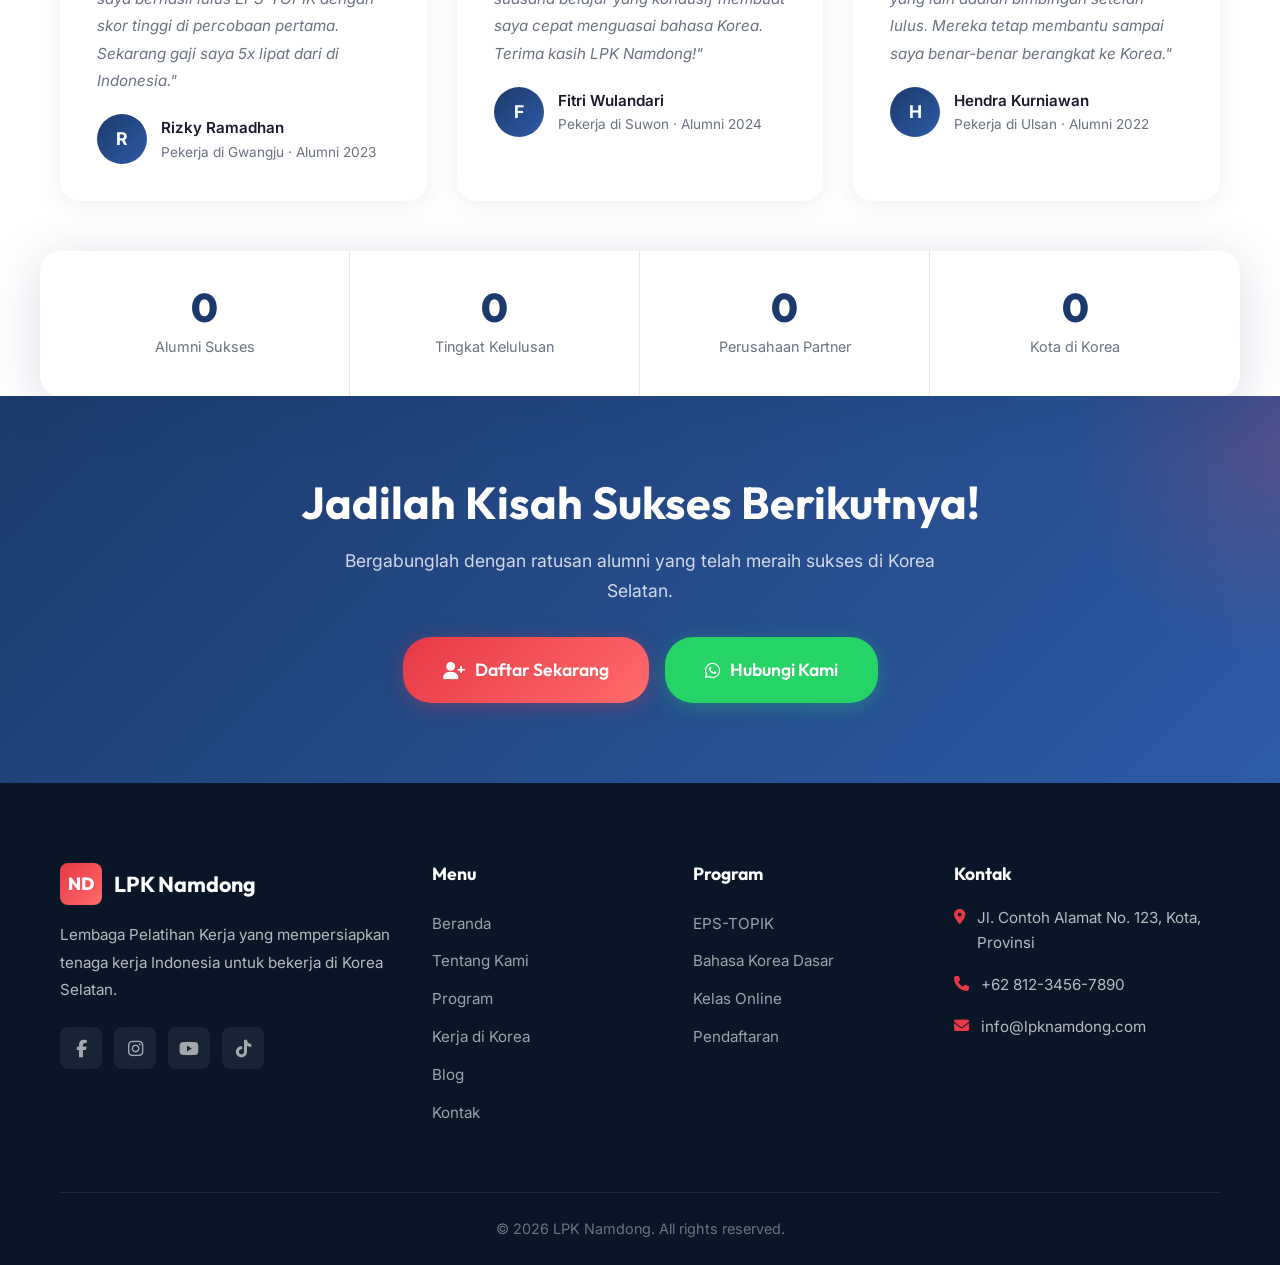
<file: testimonials.html>
<!DOCTYPE html>
<html lang="id">

<head>
    <meta charset="UTF-8">
    <meta name="viewport" content="width=device-width, initial-scale=1.0">
    <meta name="description"
        content="Testimoni alumni LPK Namdong yang berhasil bekerja di Korea Selatan. Baca kisah sukses mereka.">
    <title>Testimoni Alumni - LPK Namdong</title>
    <link rel="icon" href="logo/logo.png" type="image/png">
    <link rel="stylesheet" href="css/style.css">
    <link rel="stylesheet" href="css/pages.css">
    <link rel="stylesheet" href="https://cdnjs.cloudflare.com/ajax/libs/font-awesome/6.5.1/css/all.min.css">
</head>

<body>
    <!-- Navigation -->
    <nav class="navbar" id="navbar">
        <div class="container">
            <a href="index.html" class="nav-logo">
                <div class="nav-logo-icon">ND</div><span class="nav-logo-text">LPK Namdong</span>
            </a>
            <div class="nav-links" id="navLinks">
                <a href="index.html">Beranda</a>
                <a href="about.html">Tentang</a>
                <a href="programs.html">Program</a>
                <a href="work-in-korea.html">Kerja di Korea</a>
                <a href="blog.html">Blog</a>
                <a href="contact.html">Kontak</a>
                <a href="registration.html" class="nav-cta">Daftar Sekarang</a>
            </div>
            <div class="nav-toggle" id="navToggle"><span></span><span></span><span></span></div>
        </div>
    </nav>
    <div class="nav-overlay" id="navOverlay"></div>

    <!-- Page Hero -->
    <section class="page-hero">
        <div class="container">
            <div class="breadcrumb"><a href="index.html">Beranda</a> / <span>Testimoni</span></div>
            <h1>Kisah <span>Sukses Alumni</span></h1>
            <p>Dengarkan pengalaman dari alumni LPK Namdong yang telah berhasil berkarir di Korea Selatan.</p>
        </div>
    </section>

    <!-- Featured Testimonial -->
    <section class="featured-testimonial">
        <div class="container">
            <div class="featured-card animate-on-scroll">
                <div class="featured-avatar">A</div>
                <div class="featured-quote">"LPK Namdong benar-benar mengubah hidup saya. Dari tidak bisa bahasa Korea
                    sama sekali, kini saya bekerja di perusahaan otomotif besar di Incheon. Pengajarnya sangat
                    profesional dan sabar. Saya sangat bersyukur memilih LPK Namdong."</div>
                <div class="featured-info">
                    <h3>Ahmad Rizki</h3>
                    <p>Pekerja Manufaktur di Incheon, Korea · Alumni 2023</p>
                </div>
            </div>
        </div>
    </section>

    <!-- Alumni Grid -->
    <section>
        <div class="container">
            <div class="section-header animate-on-scroll">
                <div class="section-label">Testimoni</div>
                <h2 class="section-title">Apa Kata Alumni Kami</h2>
                <p class="section-subtitle">Ratusan alumni telah meraih sukses di Korea Selatan.</p>
            </div>
            <div class="grid grid-3">
                <div class="card testimonial-card animate-on-scroll">
                    <p class="testimonial-text">"Metode belajar di LPK Namdong sangat efektif. Dalam 3 bulan saya sudah
                        bisa lulus EPS-TOPIK dan sekarang bekerja di pabrik elektronik di Seoul."</p>
                    <div class="testimonial-author">
                        <div class="testimonial-avatar">S</div>
                        <div>
                            <div class="testimonial-name">Siti Nurhaliza</div>
                            <div class="testimonial-role">Pekerja di Seoul · Alumni 2023</div>
                        </div>
                    </div>
                </div>
                <div class="card testimonial-card animate-on-scroll animate-delay-1">
                    <p class="testimonial-text">"Proses dari pelatihan hingga keberangkatan sangat terbantu oleh tim LPK
                        Namdong. Sangat recommended untuk yang ingin kerja di Korea!"</p>
                    <div class="testimonial-author">
                        <div class="testimonial-avatar">B</div>
                        <div>
                            <div class="testimonial-name">Budi Santoso</div>
                            <div class="testimonial-role">Pekerja di Busan · Alumni 2022</div>
                        </div>
                    </div>
                </div>
                <div class="card testimonial-card animate-on-scroll animate-delay-2">
                    <p class="testimonial-text">"Saya takjub dengan kualitas pengajaran di sini. Guru-gurunya sangat
                        menguasai materi dan selalu siap membantu kapanpun dibutuhkan."</p>
                    <div class="testimonial-author">
                        <div class="testimonial-avatar">D</div>
                        <div>
                            <div class="testimonial-name">Dewi Anggraini</div>
                            <div class="testimonial-role">Pekerja di Daegu · Alumni 2024</div>
                        </div>
                    </div>
                </div>
                <div class="card testimonial-card animate-on-scroll">
                    <p class="testimonial-text">"Berkat persiapan dari LPK Namdong, saya berhasil lulus EPS-TOPIK dengan
                        skor tinggi di percobaan pertama. Sekarang gaji saya 5x lipat dari di Indonesia."</p>
                    <div class="testimonial-author">
                        <div class="testimonial-avatar">R</div>
                        <div>
                            <div class="testimonial-name">Rizky Ramadhan</div>
                            <div class="testimonial-role">Pekerja di Gwangju · Alumni 2023</div>
                        </div>
                    </div>
                </div>
                <div class="card testimonial-card animate-on-scroll animate-delay-1">
                    <p class="testimonial-text">"Fasilitas pelatihan yang lengkap dan suasana belajar yang kondusif
                        membuat saya cepat menguasai bahasa Korea. Terima kasih LPK Namdong!"</p>
                    <div class="testimonial-author">
                        <div class="testimonial-avatar">F</div>
                        <div>
                            <div class="testimonial-name">Fitri Wulandari</div>
                            <div class="testimonial-role">Pekerja di Suwon · Alumni 2024</div>
                        </div>
                    </div>
                </div>
                <div class="card testimonial-card animate-on-scroll animate-delay-2">
                    <p class="testimonial-text">"Yang membedakan LPK Namdong dari yang lain adalah bimbingan setelah
                        lulus. Mereka tetap membantu sampai saya benar-benar berangkat ke Korea."</p>
                    <div class="testimonial-author">
                        <div class="testimonial-avatar">H</div>
                        <div>
                            <div class="testimonial-name">Hendra Kurniawan</div>
                            <div class="testimonial-role">Pekerja di Ulsan · Alumni 2022</div>
                        </div>
                    </div>
                </div>
            </div>
        </div>
    </section>

    <!-- Stats -->
    <section class="stats-bar">
        <div class="container">
            <div class="stat-item animate-on-scroll">
                <div class="stat-number" data-count="500" data-suffix="+">0</div>
                <div class="stat-label">Alumni Sukses</div>
            </div>
            <div class="stat-item animate-on-scroll animate-delay-1">
                <div class="stat-number" data-count="95" data-suffix="%">0</div>
                <div class="stat-label">Tingkat Kelulusan</div>
            </div>
            <div class="stat-item animate-on-scroll animate-delay-2">
                <div class="stat-number" data-count="50" data-suffix="+">0</div>
                <div class="stat-label">Perusahaan Partner</div>
            </div>
            <div class="stat-item animate-on-scroll animate-delay-3">
                <div class="stat-number" data-count="15" data-suffix="">0</div>
                <div class="stat-label">Kota di Korea</div>
            </div>
        </div>
    </section>

    <!-- CTA -->
    <section class="cta-section">
        <div class="container" style="position:relative; z-index:2;">
            <h2>Jadilah Kisah Sukses Berikutnya!</h2>
            <p>Bergabunglah dengan ratusan alumni yang telah meraih sukses di Korea Selatan.</p>
            <div class="btn-group" style="justify-content:center;">
                <a href="registration.html" class="btn btn-accent btn-lg"><i class="fas fa-user-plus"></i> Daftar
                    Sekarang</a>
                <a href="https://wa.me/6281234567890" target="_blank" class="btn btn-whatsapp btn-lg"><i
                        class="fab fa-whatsapp"></i> Hubungi Kami</a>
            </div>
        </div>
    </section>

    <!-- Footer -->
    <footer class="footer">
        <div class="container">
            <div class="footer-grid">
                <div class="footer-brand">
                    <a href="index.html" class="nav-logo">
                        <div class="nav-logo-icon">ND</div><span class="nav-logo-text" style="color:var(--white);">LPK
                            Namdong</span>
                    </a>
                    <p>Lembaga Pelatihan Kerja yang mempersiapkan tenaga kerja Indonesia untuk bekerja di Korea Selatan.
                    </p>
                    <div class="footer-social"><a href="#"><i class="fab fa-facebook-f"></i></a><a href="#"><i
                                class="fab fa-instagram"></i></a><a href="#"><i class="fab fa-youtube"></i></a><a
                            href="#"><i class="fab fa-tiktok"></i></a></div>
                </div>
                <div>
                    <h4>Menu</h4>
                    <div class="footer-links"><a href="index.html">Beranda</a><a href="about.html">Tentang Kami</a><a
                            href="programs.html">Program</a><a href="work-in-korea.html">Kerja di Korea</a><a
                            href="blog.html">Blog</a><a href="contact.html">Kontak</a></div>
                </div>
                <div>
                    <h4>Program</h4>
                    <div class="footer-links"><a href="programs.html">EPS-TOPIK</a><a href="programs.html">Bahasa Korea
                            Dasar</a><a href="programs.html">Kelas Online</a><a href="registration.html">Pendaftaran</a>
                    </div>
                </div>
                <div>
                    <h4>Kontak</h4>
                    <div class="footer-contact-item"><i class="fas fa-map-marker-alt"></i><span>Jl. Contoh Alamat No.
                            123, Kota, Provinsi</span></div>
                    <div class="footer-contact-item"><i class="fas fa-phone"></i><span>+62 812-3456-7890</span></div>
                    <div class="footer-contact-item"><i class="fas fa-envelope"></i><span>info@lpknamdong.com</span>
                    </div>
                </div>
            </div>
            <div class="footer-bottom">&copy; 2026 LPK Namdong. All rights reserved.</div>
        </div>
    </footer>
    <a href="https://wa.me/6281234567890" target="_blank" class="wa-float"><i class="fab fa-whatsapp"></i></a>
    <script src="js/main.js"></script>
</body>

</html>
</file>
<file: css/style.css>
﻿/* ============================================================
   LPK Namdong - Global Design System
   ============================================================ */
@import url('https://fonts.googleapis.com/css2?family=Inter:wght@300;400;500;600;700&family=Outfit:wght@400;500;600;700;800;900&display=swap');

:root {
  --primary: #1B3A6B;
  --primary-light: #2E5BA7;
  --primary-dark: #0F2347;
  --accent: #E63946;
  --accent-light: #FF6B6B;
  --accent-dark: #C1121F;
  --white: #FFFFFF;
  --light-bg: #F5F7FA;
  --light-bg-alt: #EEF1F6;
  --dark-bg: #0A1628;
  --text: #1A1A2E;
  --text-light: #6B7280;
  --text-lighter: #9CA3AF;
  --border: #E5E7EB;
  --shadow: rgba(27, 58, 107, 0.08);
  --shadow-md: rgba(27, 58, 107, 0.12);
  --shadow-lg: rgba(27, 58, 107, 0.18);
  --gradient-primary: linear-gradient(135deg, var(--primary) 0%, var(--primary-light) 100%);
  --gradient-accent: linear-gradient(135deg, var(--accent) 0%, var(--accent-light) 100%);
  --gradient-hero: linear-gradient(135deg, rgba(15,35,71,.92) 0%, rgba(27,58,107,.85) 50%, rgba(230,57,70,.7) 100%);
  --font-heading: 'Outfit', sans-serif;
  --font-body: 'Inter', sans-serif;
  --section-py: 100px;
  --container-px: 20px;
  --radius-sm: 8px;
  --radius-md: 12px;
  --radius-lg: 20px;
  --radius-xl: 28px;
  --radius-full: 50%;
  --transition: all 0.3s cubic-bezier(0.4, 0, 0.2, 1);
  --transition-slow: all 0.5s cubic-bezier(0.4, 0, 0.2, 1);
  --nav-height: 80px;
}

*, *::before, *::after { margin:0; padding:0; box-sizing:border-box; }
html { scroll-behavior:smooth; scroll-padding-top:var(--nav-height); }
body { font-family:var(--font-body); font-size:16px; line-height:1.7; color:var(--text); background:var(--white); overflow-x:hidden; -webkit-font-smoothing:antialiased; }
img { max-width:100%; height:auto; display:block; }
a { text-decoration:none; color:inherit; transition:var(--transition); }
ul, ol { list-style:none; }
button, input, select, textarea { font-family:var(--font-body); font-size:1rem; outline:none; border:none; background:none; }
button { cursor:pointer; }

.container { width:100%; max-width:1200px; margin:0 auto; padding:0 var(--container-px); }

h1, h2, h3, h4, h5, h6 { font-family:var(--font-heading); font-weight:700; line-height:1.2; color:var(--text); }
h1 { font-size:clamp(2.2rem, 5vw, 3.5rem); }
h2 { font-size:clamp(1.8rem, 4vw, 2.8rem); }
h3 { font-size:clamp(1.3rem, 3vw, 1.8rem); }
h4 { font-size:1.25rem; }

.section-header { text-align:center; max-width:700px; margin:0 auto 60px; }
.section-label { display:inline-flex; align-items:center; gap:8px; font-size:.85rem; font-weight:600; text-transform:uppercase; letter-spacing:2px; color:var(--accent); margin-bottom:12px; }
.section-label::before { content:''; width:30px; height:2px; background:var(--accent); }
.section-title { margin-bottom:16px; }
.section-subtitle { color:var(--text-light); font-size:1.05rem; line-height:1.8; }

section { padding:var(--section-py) 0; }
.bg-light { background:var(--light-bg); }
.bg-dark { background:var(--dark-bg); color:var(--white); }
.bg-dark h2, .bg-dark h3, .bg-dark h4 { color:var(--white); }
.bg-dark .section-subtitle { color:rgba(255,255,255,.7); }
.bg-primary { background:var(--gradient-primary); color:var(--white); }
.bg-primary h2, .bg-primary h3 { color:var(--white); }

/* Buttons */
.btn { display:inline-flex; align-items:center; justify-content:center; gap:10px; padding:14px 32px; font-family:var(--font-heading); font-weight:600; font-size:1rem; border-radius:var(--radius-xl); transition:var(--transition); white-space:nowrap; position:relative; overflow:hidden; }
.btn-primary { background:var(--gradient-primary); color:var(--white); box-shadow:0 4px 20px rgba(27,58,107,.3); }
.btn-primary:hover { transform:translateY(-2px); box-shadow:0 8px 30px rgba(27,58,107,.4); }
.btn-accent { background:var(--gradient-accent); color:var(--white); box-shadow:0 4px 20px rgba(230,57,70,.3); }
.btn-accent:hover { transform:translateY(-2px); box-shadow:0 8px 30px rgba(230,57,70,.4); }
.btn-outline { border:2px solid var(--white); color:var(--white); background:transparent; }
.btn-outline:hover { background:var(--white); color:var(--primary); }
.btn-outline-dark { border:2px solid var(--primary); color:var(--primary); background:transparent; }
.btn-outline-dark:hover { background:var(--primary); color:var(--white); }
.btn-whatsapp { background:#25D366; color:var(--white); box-shadow:0 4px 20px rgba(37,211,102,.3); }
.btn-whatsapp:hover { transform:translateY(-2px); box-shadow:0 8px 30px rgba(37,211,102,.4); background:#20BD5A; }
.btn-sm { padding:10px 24px; font-size:.9rem; }
.btn-lg { padding:18px 40px; font-size:1.1rem; }
.btn-group { display:flex; gap:16px; flex-wrap:wrap; }

/* Cards */
.card { background:var(--white); border-radius:var(--radius-lg); padding:36px; box-shadow:0 4px 24px var(--shadow); transition:var(--transition); border:1px solid transparent; }
.card:hover { transform:translateY(-4px); box-shadow:0 12px 40px var(--shadow-md); border-color:rgba(27,58,107,.06); }
.card-icon { width:64px; height:64px; border-radius:var(--radius-md); background:var(--light-bg); display:flex; align-items:center; justify-content:center; margin-bottom:20px; font-size:1.8rem; color:var(--primary); transition:var(--transition); }
.card:hover .card-icon { background:var(--gradient-primary); color:var(--white); }
.card-title { font-size:1.25rem; margin-bottom:12px; }
.card-text { color:var(--text-light); font-size:.95rem; line-height:1.7; }

/* Grid */
.grid { display:grid; gap:30px; }
.grid-2 { grid-template-columns:repeat(2,1fr); }
.grid-3 { grid-template-columns:repeat(3,1fr); }
.grid-4 { grid-template-columns:repeat(4,1fr); }

/* Navigation */
.navbar { position:fixed; top:0; left:0; width:100%; height:var(--nav-height); z-index:1000; transition:var(--transition); background:transparent; }
.navbar.scrolled { background:rgba(255,255,255,.97); backdrop-filter:blur(20px); box-shadow:0 2px 30px var(--shadow); height:70px; }
.navbar .container { display:flex; align-items:center; justify-content:space-between; height:100%; }
.nav-logo { display:flex; align-items:center; gap:12px; z-index:100; }
.nav-logo-icon { width:42px; height:42px; background:var(--gradient-accent); border-radius:var(--radius-sm); display:flex; align-items:center; justify-content:center; font-weight:800; color:var(--white); font-family:var(--font-heading); font-size:1.1rem; }
.nav-logo-text { font-family:var(--font-heading); font-weight:700; font-size:1.35rem; color:var(--white); transition:var(--transition); }
.navbar.scrolled .nav-logo-text { color:var(--primary); }
.nav-links { display:flex; align-items:center; gap:8px; }
.nav-links a { padding:8px 16px; font-weight:500; font-size:.95rem; color:rgba(255,255,255,.85); border-radius:var(--radius-sm); transition:var(--transition); }
.nav-links a:hover, .nav-links a.active { color:var(--white); background:rgba(255,255,255,.1); }
.navbar.scrolled .nav-links a { color:var(--text); }
.navbar.scrolled .nav-links a:hover, .navbar.scrolled .nav-links a.active { color:var(--primary); background:var(--light-bg); }
.nav-cta { padding:10px 24px !important; background:var(--gradient-accent) !important; color:var(--white) !important; border-radius:var(--radius-xl) !important; font-weight:600 !important; box-shadow:0 4px 15px rgba(230,57,70,.3); }
.nav-cta:hover { transform:translateY(-2px); box-shadow:0 6px 25px rgba(230,57,70,.4) !important; }
.nav-toggle { display:none; flex-direction:column; gap:5px; cursor:pointer; z-index:100; padding:4px; }
.nav-toggle span { width:26px; height:2.5px; background:var(--white); border-radius:2px; transition:var(--transition); }
.navbar.scrolled .nav-toggle span { background:var(--text); }
.nav-toggle.active span:nth-child(1) { transform:rotate(45deg) translate(5px,5px); }
.nav-toggle.active span:nth-child(2) { opacity:0; }
.nav-toggle.active span:nth-child(3) { transform:rotate(-45deg) translate(5px,-5px); }
.nav-overlay { display:none; position:fixed; inset:0; background:rgba(0,0,0,.4); z-index:98; }
.nav-overlay.active { display:block; }

/* Page Hero */
.page-hero { padding:160px 0 100px; background:var(--gradient-hero); position:relative; overflow:hidden; }
.page-hero::before { content:''; position:absolute; top:-50%; right:-20%; width:600px; height:600px; background:radial-gradient(circle, rgba(230,57,70,.15) 0%, transparent 70%); border-radius:50%; }
.page-hero::after { content:''; position:absolute; bottom:-30%; left:-10%; width:400px; height:400px; background:radial-gradient(circle, rgba(46,91,167,.2) 0%, transparent 70%); border-radius:50%; }
.page-hero .container { position:relative; z-index:2; }
.page-hero h1 { color:var(--white); margin-bottom:16px; }
.page-hero p { color:rgba(255,255,255,.8); font-size:1.15rem; max-width:600px; }
.breadcrumb { display:flex; align-items:center; gap:10px; margin-bottom:20px; font-size:.9rem; color:rgba(255,255,255,.6); }
.breadcrumb a { color:rgba(255,255,255,.6); }
.breadcrumb a:hover { color:var(--white); }
.breadcrumb .separator { font-size:.75rem; }

/* Footer */
.footer { background:var(--dark-bg); color:rgba(255,255,255,.7); padding:80px 0 0; }
.footer-grid { display:grid; grid-template-columns:1.5fr 1fr 1fr 1.2fr; gap:40px; padding-bottom:60px; border-bottom:1px solid rgba(255,255,255,.08); }
.footer-brand p { margin-top:16px; font-size:.95rem; line-height:1.8; }
.footer-social { display:flex; gap:12px; margin-top:24px; }
.footer-social a { width:42px; height:42px; border-radius:var(--radius-sm); background:rgba(255,255,255,.06); display:flex; align-items:center; justify-content:center; font-size:1.1rem; color:rgba(255,255,255,.6); transition:var(--transition); }
.footer-social a:hover { background:var(--accent); color:var(--white); transform:translateY(-2px); }
.footer h4 { color:var(--white); font-size:1.1rem; margin-bottom:20px; }
.footer-links a { display:block; padding:6px 0; color:rgba(255,255,255,.6); font-size:.95rem; transition:var(--transition); }
.footer-links a:hover { color:var(--white); padding-left:8px; }
.footer-contact-item { display:flex; align-items:flex-start; gap:12px; margin-bottom:16px; font-size:.95rem; }
.footer-contact-item i { color:var(--accent); margin-top:4px; }
.footer-bottom { padding:24px 0; text-align:center; font-size:.9rem; color:rgba(255,255,255,.4); }

/* WhatsApp Float */
.wa-float { position:fixed; bottom:30px; right:30px; z-index:999; width:60px; height:60px; border-radius:50%; background:#25D366; display:flex; align-items:center; justify-content:center; color:var(--white); font-size:1.6rem; box-shadow:0 4px 24px rgba(37,211,102,.4); transition:var(--transition); animation:wa-pulse 2s infinite; }
.wa-float:hover { transform:scale(1.1); box-shadow:0 6px 32px rgba(37,211,102,.5); }
@keyframes wa-pulse { 0%,100%{box-shadow:0 4px 24px rgba(37,211,102,.4)} 50%{box-shadow:0 4px 24px rgba(37,211,102,.6), 0 0 0 12px rgba(37,211,102,.1)} }

/* Animations */
@keyframes fadeInUp { from{opacity:0;transform:translateY(40px)} to{opacity:1;transform:translateY(0)} }
@keyframes fadeInLeft { from{opacity:0;transform:translateX(-40px)} to{opacity:1;transform:translateX(0)} }
@keyframes fadeInRight { from{opacity:0;transform:translateX(40px)} to{opacity:1;transform:translateX(0)} }
@keyframes float { 0%,100%{transform:translateY(0)} 50%{transform:translateY(-10px)} }
.animate-on-scroll { opacity:0; transform:translateY(30px); transition:opacity .7s ease, transform .7s ease; }
.animate-on-scroll.animated { opacity:1; transform:translateY(0); }
.animate-delay-1 { transition-delay:.1s; }
.animate-delay-2 { transition-delay:.2s; }
.animate-delay-3 { transition-delay:.3s; }
.animate-delay-4 { transition-delay:.4s; }
.animate-delay-5 { transition-delay:.5s; }

/* Utilities */
.text-center { text-align:center; }
.text-accent { color:var(--accent); }
.text-primary { color:var(--primary); }

/* Forms */
.form-group { margin-bottom:20px; }
.form-label { display:block; font-weight:600; font-size:.95rem; margin-bottom:8px; color:var(--text); }
.form-input, .form-select, .form-textarea { width:100%; padding:14px 18px; border:2px solid var(--border); border-radius:var(--radius-md); font-size:1rem; color:var(--text); background:var(--white); transition:var(--transition); }
.form-input:focus, .form-select:focus, .form-textarea:focus { border-color:var(--primary-light); box-shadow:0 0 0 4px rgba(46,91,167,.1); }
.form-textarea { resize:vertical; min-height:120px; }
.form-input.error, .form-select.error { border-color:var(--accent); }
.form-error { display:none; font-size:.85rem; color:var(--accent); margin-top:6px; }
.form-input.error + .form-error, .form-select.error + .form-error { display:block; }

/* Badges */
.badge { display:inline-block; padding:4px 14px; font-size:.8rem; font-weight:600; border-radius:var(--radius-xl); text-transform:uppercase; letter-spacing:.5px; }
.badge-primary { background:rgba(27,58,107,.1); color:var(--primary); }
.badge-accent { background:rgba(230,57,70,.1); color:var(--accent); }

/* Accordion */
.accordion-item { background:var(--white); border-radius:var(--radius-md); margin-bottom:12px; box-shadow:0 2px 12px var(--shadow); overflow:hidden; }
.accordion-header { display:flex; align-items:center; justify-content:space-between; padding:20px 24px; cursor:pointer; font-weight:600; font-size:1.05rem; transition:var(--transition); }
.accordion-header:hover { color:var(--primary); }
.accordion-icon { font-size:1.2rem; transition:var(--transition); }
.accordion-item.active .accordion-icon { transform:rotate(180deg); }
.accordion-body { max-height:0; overflow:hidden; transition:max-height .4s ease; }
.accordion-content { padding:0 24px 20px; color:var(--text-light); line-height:1.8; }

/* Responsive */
@media (max-width:1024px) {
  :root { --section-py:80px; }
  .grid-4 { grid-template-columns:repeat(2,1fr); }
}
@media (max-width:768px) {
  :root { --section-py:60px; --nav-height:70px; }
  .grid-2, .grid-3, .grid-4 { grid-template-columns:1fr; }
  .nav-links { position:fixed; top:0; right:-100%; width:80%; max-width:360px; height:100vh; background:var(--white); flex-direction:column; align-items:flex-start; padding:100px 30px 30px; gap:4px; box-shadow:-4px 0 30px rgba(0,0,0,.1); transition:var(--transition-slow); z-index:99; }
  .nav-links.active { right:0; }
  .nav-links a { color:var(--text) !important; font-size:1.05rem; width:100%; padding:12px 16px; }
  .nav-links a:hover, .nav-links a.active { color:var(--primary) !important; background:var(--light-bg) !important; }
  .nav-toggle { display:flex; }
  .page-hero { padding:130px 0 70px; }
  .footer-grid { grid-template-columns:1fr; gap:30px; }
  .btn-group { flex-direction:column; align-items:flex-start; }
  .section-header { margin-bottom:40px; }
  .card { padding:28px; }
}
@media (max-width:480px) {
  h1 { font-size:1.8rem; }
  h2 { font-size:1.5rem; }
  .btn { padding:12px 24px; font-size:.9rem; }
  .wa-float { width:52px; height:52px; font-size:1.4rem; bottom:20px; right:20px; }
}
</file>
<file: css/pages.css>
﻿/* ============================================================
   LPK Namdong - Page-Specific Styles
   ============================================================ */

/* --- HOMEPAGE --- */
.hero {
  position: relative;
  min-height: 100vh;
  display: flex;
  align-items: center;
  overflow: hidden;
  background: var(--gradient-hero);
}

.hero::before {
  content: '';
  position: absolute;
  top: -50%;
  right: -30%;
  width: 800px;
  height: 800px;
  background: radial-gradient(circle, rgba(230, 57, 70, .12) 0%, transparent 60%);
  border-radius: 50%;
  animation: float 6s ease-in-out infinite;
}

.hero::after {
  content: '';
  position: absolute;
  bottom: -40%;
  left: -20%;
  width: 600px;
  height: 600px;
  background: radial-gradient(circle, rgba(46, 91, 167, .15) 0%, transparent 60%);
  border-radius: 50%;
  animation: float 8s ease-in-out infinite reverse;
}

.hero .container {
  position: relative;
  z-index: 2;
}

.hero-content {
  max-width: 650px;
}

.hero-badge {
  display: inline-flex;
  align-items: center;
  gap: 8px;
  padding: 8px 20px;
  background: rgba(255, 255, 255, .1);
  border: 1px solid rgba(255, 255, 255, .15);
  border-radius: var(--radius-xl);
  color: rgba(255, 255, 255, .9);
  font-size: .9rem;
  font-weight: 500;
  margin-bottom: 24px;
  backdrop-filter: blur(10px);
}

.hero-badge i {
  color: var(--accent-light);
}

.hero h1 {
  color: var(--white);
  margin-bottom: 20px;
  font-size: clamp(2.4rem, 5.5vw, 4rem);
  font-weight: 800;
}

.hero h1 span {
  color: var(--accent-light);
}

.hero-text {
  color: rgba(255, 255, 255, .8);
  font-size: 1.15rem;
  line-height: 1.8;
  margin-bottom: 32px;
  max-width: 540px;
}

.hero-stats {
  display: flex;
  gap: 40px;
  margin-top: 40px;
  padding-top: 40px;
  border-top: 1px solid rgba(255, 255, 255, .12);
}

.hero-stat {
  text-align: center;
}

.hero-stat-num {
  display: block;
  font-family: var(--font-heading);
  font-size: 2rem;
  font-weight: 800;
  color: var(--white);
}

.hero-stat-label {
  font-size: .85rem;
  color: rgba(255, 255, 255, .6);
}

/* Stats Bar */
.stats-bar {
  background: var(--white);
  padding: 0;
  margin-top: -50px;
  position: relative;
  z-index: 3;
}

.stats-bar .container {
  display: grid;
  grid-template-columns: repeat(4, 1fr);
  background: var(--white);
  border-radius: var(--radius-lg);
  box-shadow: 0 10px 50px var(--shadow-lg);
  overflow: hidden;
}

.stat-item {
  padding: 36px 24px;
  text-align: center;
  border-right: 1px solid var(--border);
  transition: var(--transition);
}

.stat-item:last-child {
  border-right: none;
}

.stat-item:hover {
  background: var(--light-bg);
}

.stat-number {
  font-family: var(--font-heading);
  font-size: 2.5rem;
  font-weight: 800;
  color: var(--primary);
  line-height: 1;
}

.stat-number span {
  color: var(--accent);
}

.stat-label {
  font-size: .9rem;
  color: var(--text-light);
  margin-top: 8px;
}

/* Benefits */
.benefits-grid {
  display: grid;
  grid-template-columns: repeat(3, 1fr);
  gap: 30px;
}

.benefit-card {
  text-align: center;
  padding: 40px 30px;
}

.benefit-card .card-icon {
  margin: 0 auto 20px;
  width: 72px;
  height: 72px;
  font-size: 2rem;
}

/* Programs Preview */
.program-card {
  position: relative;
  overflow: hidden;
}

.program-card-header {
  padding: 20px 24px;
  background: var(--gradient-primary);
  color: var(--white);
  border-radius: var(--radius-lg) var(--radius-lg) 0 0;
  margin: -36px -36px 24px;
}

.program-card-header h3 {
  color: var(--white);
  font-size: 1.2rem;
}

.program-card-header .program-price {
  font-size: 1.5rem;
  font-weight: 800;
  margin-top: 4px;
}

.program-card-header .program-price small {
  font-size: .85rem;
  font-weight: 400;
  opacity: .8;
}

.program-features {
  margin: 16px 0;
}

.program-features li {
  display: flex;
  align-items: center;
  gap: 10px;
  padding: 8px 0;
  color: var(--text-light);
  font-size: .95rem;
}

.program-features li i {
  color: #25D366;
  font-size: 1rem;
}

/* Why Choose Us */
.why-grid {
  display: grid;
  grid-template-columns: 1fr 1fr;
  gap: 60px;
  align-items: center;
}

.why-image {
  position: relative;
  border-radius: var(--radius-lg);
  overflow: hidden;
}

.why-image img {
  width: 100%;
  height: 400px;
  object-fit: cover;
}

.why-image::after {
  content: '';
  position: absolute;
  inset: 0;
  background: linear-gradient(to top, rgba(27, 58, 107, .3), transparent);
}

.why-items {
  display: flex;
  flex-direction: column;
  gap: 24px;
}

.why-item {
  display: flex;
  gap: 20px;
  align-items: flex-start;
}

.why-item-icon {
  flex-shrink: 0;
  width: 52px;
  height: 52px;
  border-radius: var(--radius-md);
  background: var(--light-bg);
  display: flex;
  align-items: center;
  justify-content: center;
  font-size: 1.4rem;
  color: var(--primary);
}

.why-item h4 {
  margin-bottom: 6px;
}

.why-item p {
  color: var(--text-light);
  font-size: .95rem;
}

/* Process Steps */
.steps-grid {
  display: grid;
  grid-template-columns: repeat(3, 1fr);
  gap: 30px;
  counter-reset: step;
}

.step-card {
  position: relative;
  counter-increment: step;
  padding-top: 60px;
}

.step-card::before {
  content: counter(step);
  position: absolute;
  top: 0;
  left: 36px;
  width: 48px;
  height: 48px;
  border-radius: 50%;
  background: var(--gradient-primary);
  color: var(--white);
  font-family: var(--font-heading);
  font-weight: 800;
  font-size: 1.3rem;
  display: flex;
  align-items: center;
  justify-content: center;
  box-shadow: 0 4px 15px rgba(27, 58, 107, .3);
}

/* Testimonial Cards */
.testimonial-card {
  padding: 36px;
  position: relative;
}

.testimonial-card::before {
  content: '';
  position: absolute;
  top: 12px;
  right: 24px;
  font-size: 5rem;
  color: var(--light-bg);
  font-family: serif;
  line-height: 1;
}

.testimonial-text {
  font-style: italic;
  color: var(--text-light);
  line-height: 1.8;
  margin-bottom: 20px;
  font-size: .95rem;
}

.testimonial-author {
  display: flex;
  align-items: center;
  gap: 14px;
}

.testimonial-avatar {
  width: 50px;
  height: 50px;
  border-radius: 50%;
  object-fit: cover;
  background: var(--gradient-primary);
  display: flex;
  align-items: center;
  justify-content: center;
  color: var(--white);
  font-weight: 700;
  font-size: 1.1rem;
  flex-shrink: 0;
}

.testimonial-name {
  font-weight: 600;
  font-size: .95rem;
}

.testimonial-role {
  font-size: .85rem;
  color: var(--text-light);
}

/* CTA Section */
.cta-section {
  background: var(--gradient-primary);
  padding: 80px 0;
  text-align: center;
  position: relative;
  overflow: hidden;
}

.cta-section::before {
  content: '';
  position: absolute;
  top: -50%;
  right: -20%;
  width: 500px;
  height: 500px;
  background: radial-gradient(circle, rgba(230, 57, 70, .2) 0%, transparent 60%);
  border-radius: 50%;
}

.cta-section h2 {
  color: var(--white);
  margin-bottom: 16px;
}

.cta-section p {
  color: rgba(255, 255, 255, .8);
  font-size: 1.1rem;
  margin-bottom: 32px;
  max-width: 600px;
  margin-left: auto;
  margin-right: auto;
}

/* --- ABOUT PAGE --- */
.about-content {
  display: grid;
  grid-template-columns: 1fr 1fr;
  gap: 60px;
  align-items: center;
}

.about-image {
  border-radius: var(--radius-lg);
  overflow: hidden;
  position: relative;
}

.about-image img {
  width: 100%;
  height: 100%;
  object-fit: cover;
  min-height: 400px;
}

.about-text p {
  color: var(--text-light);
  margin-bottom: 16px;
  line-height: 1.8;
}

.vision-mission-grid {
  display: grid;
  grid-template-columns: 1fr 1fr;
  gap: 30px;
}

.vm-card {
  padding: 40px;
  text-align: center;
  border-top: 4px solid transparent;
}

.vm-card.vision {
  border-top-color: var(--primary);
}

.vm-card.mission {
  border-top-color: var(--accent);
}

.vm-card-icon {
  width: 72px;
  height: 72px;
  border-radius: 50%;
  margin: 0 auto 20px;
  display: flex;
  align-items: center;
  justify-content: center;
  font-size: 2rem;
}

.vm-card.vision .vm-card-icon {
  background: rgba(27, 58, 107, .08);
  color: var(--primary);
}

.vm-card.mission .vm-card-icon {
  background: rgba(230, 57, 70, .08);
  color: var(--accent);
}

.legal-grid {
  display: grid;
  grid-template-columns: repeat(3, 1fr);
  gap: 24px;
}

.legal-card {
  display: flex;
  align-items: center;
  gap: 16px;
  padding: 24px;
}

.legal-card i {
  font-size: 1.5rem;
  color: var(--primary);
  flex-shrink: 0;
}

.legal-card h4 {
  font-size: 1rem;
  margin-bottom: 4px;
}

.legal-card p {
  font-size: .9rem;
  color: var(--text-light);
}

.team-card {
  text-align: center;
  padding: 30px;
}

.team-card-photo {
  width: 120px;
  height: 120px;
  border-radius: 50%;
  margin: 0 auto 20px;
  background: var(--gradient-primary);
  display: flex;
  align-items: center;
  justify-content: center;
  color: var(--white);
  font-size: 2.5rem;
  font-weight: 700;
  overflow: hidden;
}

.team-card-photo img {
  width: 100%;
  height: 100%;
  object-fit: cover;
}

.team-card h4 {
  margin-bottom: 4px;
}

.team-card p {
  color: var(--text-light);
  font-size: .9rem;
}

/* --- PROGRAMS PAGE --- */
.program-detail {
  display: grid;
  grid-template-columns: 1fr 1fr;
  gap: 50px;
  align-items: start;
}

.program-detail:nth-child(even) {
  direction: rtl;
}

.program-detail:nth-child(even)>* {
  direction: ltr;
}

.program-info h3 {
  margin-bottom: 16px;
  display: flex;
  align-items: center;
  gap: 12px;
}

.program-info h3 i {
  color: var(--accent);
}

.program-info p {
  color: var(--text-light);
  line-height: 1.8;
  margin-bottom: 20px;
}

.program-meta {
  display: flex;
  gap: 20px;
  margin-bottom: 24px;
  flex-wrap: wrap;
}

.program-meta-item {
  display: flex;
  align-items: center;
  gap: 8px;
  font-size: .95rem;
  color: var(--primary);
  font-weight: 600;
}

.program-meta-item i {
  color: var(--accent);
}

.curriculum-list {
  margin-bottom: 24px;
}

.curriculum-list li {
  display: flex;
  align-items: center;
  gap: 10px;
  padding: 10px 0;
  border-bottom: 1px solid var(--border);
  font-size: .95rem;
  color: var(--text);
}

.curriculum-list li:last-child {
  border-bottom: none;
}

.curriculum-list li i {
  color: var(--primary);
}

.program-pricing-card {
  background: var(--gradient-primary);
  color: var(--white);
  border-radius: var(--radius-lg);
  padding: 40px;
  text-align: center;
}

.program-pricing-card .price {
  font-size: 2.5rem;
  font-weight: 800;
  font-family: var(--font-heading);
  margin: 16px 0;
}

.program-pricing-card .price small {
  font-size: 1rem;
  font-weight: 400;
  opacity: .8;
}

.program-pricing-card ul {
  text-align: left;
  margin: 24px 0;
}

.program-pricing-card ul li {
  display: flex;
  align-items: center;
  gap: 8px;
  padding: 8px 0;
  font-size: .95rem;
}

.program-pricing-card ul li i {
  color: var(--accent-light);
}

.comparison-table {
  width: 100%;
  border-collapse: collapse;
  background: var(--white);
  border-radius: var(--radius-lg);
  overflow: hidden;
  box-shadow: 0 4px 24px var(--shadow);
}

.comparison-table th {
  background: var(--primary);
  color: var(--white);
  padding: 16px 20px;
  text-align: left;
  font-family: var(--font-heading);
  font-weight: 600;
}

.comparison-table td {
  padding: 14px 20px;
  border-bottom: 1px solid var(--border);
  font-size: .95rem;
}

.comparison-table tr:last-child td {
  border-bottom: none;
}

.comparison-table tr:hover td {
  background: var(--light-bg);
}

/* --- WORK IN KOREA PAGE --- */
.gtg-content {
  display: grid;
  grid-template-columns: 1fr 1fr;
  gap: 50px;
  align-items: center;
}

.gtg-text h3 {
  margin-bottom: 16px;
}

.gtg-text p {
  color: var(--text-light);
  line-height: 1.8;
  margin-bottom: 16px;
}

.process-timeline {
  position: relative;
  padding: 40px 0;
}

.process-timeline::before {
  content: '';
  position: absolute;
  left: 50%;
  top: 0;
  bottom: 0;
  width: 3px;
  background: var(--border);
  transform: translateX(-50%);
}

.timeline-item {
  display: flex;
  gap: 40px;
  margin-bottom: 60px;
  position: relative;
}

.timeline-item:nth-child(odd) {
  flex-direction: row;
  padding-right: calc(50% + 40px);
}

.timeline-item:nth-child(even) {
  flex-direction: row-reverse;
  padding-left: calc(50% + 40px);
}

.timeline-dot {
  position: absolute;
  left: 50%;
  top: 20px;
  width: 24px;
  height: 24px;
  border-radius: 50%;
  background: var(--gradient-accent);
  transform: translateX(-50%);
  box-shadow: 0 0 0 6px rgba(230, 57, 70, .15);
  z-index: 2;
}

.timeline-content {
  background: var(--white);
  padding: 28px;
  border-radius: var(--radius-md);
  box-shadow: 0 4px 20px var(--shadow);
  flex: 1;
}

.timeline-content h4 {
  display: flex;
  align-items: center;
  gap: 10px;
  margin-bottom: 8px;
}

.timeline-content h4 i {
  color: var(--accent);
}

.timeline-content p {
  color: var(--text-light);
  font-size: .95rem;
}

.requirements-grid {
  display: grid;
  grid-template-columns: repeat(2, 1fr);
  gap: 20px;
}

.req-card {
  display: flex;
  align-items: center;
  gap: 16px;
  padding: 20px 24px;
  background: var(--white);
  border-radius: var(--radius-md);
  box-shadow: 0 2px 12px var(--shadow);
}

.req-card i {
  font-size: 1.3rem;
  color: var(--primary);
  flex-shrink: 0;
}

.req-card p {
  font-size: .95rem;
}

.faq-container {
  max-width: 800px;
  margin: 0 auto;
}

/* --- REGISTRATION PAGE --- */
.registration-layout {
  display: grid;
  grid-template-columns: 1.5fr 1fr;
  gap: 50px;
  align-items: start;
}

.reg-form-card {
  padding: 40px;
}

.reg-sidebar-card {
  padding: 32px;
  background: var(--light-bg);
  border: none;
  box-shadow: none;
}

.reg-sidebar-card h4 {
  margin-bottom: 16px;
}

.reg-sidebar-card ul li {
  display: flex;
  align-items: center;
  gap: 10px;
  padding: 8px 0;
  font-size: .95rem;
  color: var(--text-light);
}

.reg-sidebar-card ul li i {
  color: var(--primary);
}

/* --- TESTIMONIALS PAGE --- */
.featured-testimonial {
  display: grid;
  grid-template-columns: auto 1fr;
  gap: 40px;
  padding: 50px;
  align-items: center;
  background: var(--gradient-primary);
  color: var(--white);
  border-radius: var(--radius-lg);
  margin-bottom: 60px;
}

.featured-avatar {
  width: 140px;
  height: 140px;
  border-radius: 50%;
  border: 4px solid rgba(255, 255, 255, .2);
  overflow: hidden;
  background: rgba(255, 255, 255, .1);
  display: flex;
  align-items: center;
  justify-content: center;
  font-size: 3rem;
  color: var(--white);
}

.featured-avatar img {
  width: 100%;
  height: 100%;
  object-fit: cover;
}

.featured-quote {
  font-size: 1.2rem;
  font-style: italic;
  line-height: 1.8;
  margin-bottom: 16px;
  opacity: .9;
}

.featured-info h3 {
  color: var(--white);
  margin-bottom: 4px;
}

.featured-info p {
  opacity: .7;
}

.success-stats {
  display: grid;
  grid-template-columns: repeat(4, 1fr);
  gap: 24px;
  text-align: center;
}

.success-stat {
  padding: 30px;
}

.success-stat .stat-number {
  color: var(--primary);
  font-size: 2.5rem;
}

.success-stat .stat-label {
  color: var(--text-light);
  margin-top: 8px;
}

/* --- BLOG PAGE --- */
.blog-layout {
  display: grid;
  grid-template-columns: 1fr 340px;
  gap: 40px;
  align-items: start;
}


.blog-grid {
  display: grid;
  grid-template-columns: repeat(2, 1fr);
  gap: 30px;
}

.blog-card {
  overflow: hidden;
  padding: 0;
  margin-bottom: 30px;
}

.blog-card-img {
  height: 200px;
  background: var(--gradient-primary);
  position: relative;
  overflow: hidden;
}

.blog-card-img img {
  width: 100%;
  height: 100%;
  object-fit: cover;
}

.blog-card-body {
  padding: 24px;
}

.blog-card-meta {
  display: flex;
  align-items: center;
  gap: 12px;
  font-size: .85rem;
  color: var(--text-light);
  margin-bottom: 12px;
}

.blog-card-title {
  font-size: 1.1rem;
  margin-bottom: 8px;
  line-height: 1.4;
}

.blog-card-content {
  padding: 24px;
}

.blog-card-title a:hover {
  color: var(--primary);
}

.blog-card-excerpt {
  font-size: .9rem;
  color: var(--text-light);
  line-height: 1.7;
  margin-bottom: 16px;
}

.blog-card-link {
  font-size: .9rem;
  font-weight: 600;
  color: var(--primary);
  display: inline-flex;
  align-items: center;
  gap: 6px;
}

.blog-card-link:hover {
  color: var(--accent);
  gap: 10px;
}

.blog-sidebar {
  position: sticky;
  top: 100px;
}

.sidebar-widget {
  background: var(--white);
  border-radius: var(--radius-lg);
  padding: 28px;
  box-shadow: 0 4px 24px var(--shadow);
  margin-bottom: 24px;
}

.sidebar-widget h4 {
  margin-bottom: 16px;
  padding-bottom: 12px;
  border-bottom: 2px solid var(--border);
}

.sidebar-categories a {
  display: flex;
  justify-content: space-between;
  padding: 10px 0;
  border-bottom: 1px solid var(--border);
  font-size: .95rem;
  color: var(--text);
}

.sidebar-categories a:last-child {
  border-bottom: none;
}

.sidebar-categories a:hover {
  color: var(--primary);
}

.sidebar-categories .count {
  color: var(--text-light);
  font-size: .85rem;
}

.popular-post {
  display: flex;
  gap: 14px;
  margin-bottom: 16px;
}

.popular-post:last-child {
  margin-bottom: 0;
}

.popular-post-img {
  width: 70px;
  height: 70px;
  border-radius: var(--radius-sm);
  background: var(--gradient-primary);
  flex-shrink: 0;
  overflow: hidden;
}

.popular-post-img img {
  width: 100%;
  height: 100%;
  object-fit: cover;
}

.popular-post-title {
  font-size: .9rem;
  font-weight: 600;
  line-height: 1.4;
  margin-bottom: 4px;
}

.popular-post-title a:hover {
  color: var(--primary);
}

.popular-post-date {
  font-size: .8rem;
  color: var(--text-light);
}

/* --- CONTACT PAGE --- */
.contact-layout {
  display: grid;
  grid-template-columns: 1fr 1fr;
  gap: 50px;
}

.contact-cards {
  display: grid;
  grid-template-columns: 1fr 1fr;
  gap: 20px;
}

.contact-info-card {
  display: flex;
  align-items: flex-start;
  gap: 16px;
  padding: 24px;
}

.contact-info-card i {
  width: 48px;
  height: 48px;
  border-radius: var(--radius-md);
  background: var(--light-bg);
  display: flex;
  align-items: center;
  justify-content: center;
  font-size: 1.2rem;
  color: var(--primary);
  flex-shrink: 0;
}

.contact-info-card h4 {
  font-size: 1rem;
  margin-bottom: 4px;
}

.contact-info-card p {
  font-size: .9rem;
  color: var(--text-light);
}

.contact-info-card a {
  color: var(--primary);
  font-weight: 500;
}

.map-container {
  border-radius: var(--radius-lg);
  overflow: hidden;
  box-shadow: 0 4px 24px var(--shadow);
}

.map-container iframe {
  width: 100%;
  height: 400px;
  border: none;
}

.office-hours {
  display: flex;
  gap: 30px;
  flex-wrap: wrap;
}

.office-hour-item {
  display: flex;
  align-items: center;
  gap: 12px;
}

.office-hour-item i {
  color: var(--accent);
}

/* Responsive overrides for pages */
@media (max-width:768px) {
  .hero-stats {
    flex-direction: column;
    gap: 20px;
  }

  .hero {
    padding-top: 120px;
  }

  .stats-bar .container {
    grid-template-columns: repeat(2, 1fr);
  }

  .hero-stats {
    grid-template-columns: repeat(2, 1fr);
  }

  .benefits-grid,
  .steps-grid {
    grid-template-columns: 1fr;
  }

  .why-grid,
  .about-content,
  .gtg-content,
  .program-detail,
  .registration-layout,
  .contact-layout,
  .blog-layout {
    grid-template-columns: 1fr;
  }

  .program-detail:nth-child(even) {
    direction: ltr;
  }

  .process-timeline::before {
    left: 20px;
  }

  .timeline-item:nth-child(odd),
  .timeline-item:nth-child(even) {
    padding: 0 0 0 50px;
    flex-direction: row;
  }

  .timeline-dot {
    left: 20px;
  }

  .requirements-grid {
    grid-template-columns: 1fr;
  }

  .blog-grid {
    grid-template-columns: 1fr;
  }

  .featured-testimonial {
    grid-template-columns: 1fr;
    text-align: center;
  }

  .featured-avatar {
    margin: 0 auto;
  }

  .success-stats {
    grid-template-columns: repeat(2, 1fr);
  }

  .contact-cards {
    grid-template-columns: 1fr;
  }

  .vision-mission-grid {
    grid-template-columns: 1fr;
  }

  .legal-grid {
    grid-template-columns: 1fr;
  }

  .comparison-table {
    font-size: .85rem;
  }

  .comparison-table th,
  .comparison-table td {
    padding: 10px 12px;
  }
}
</file>
